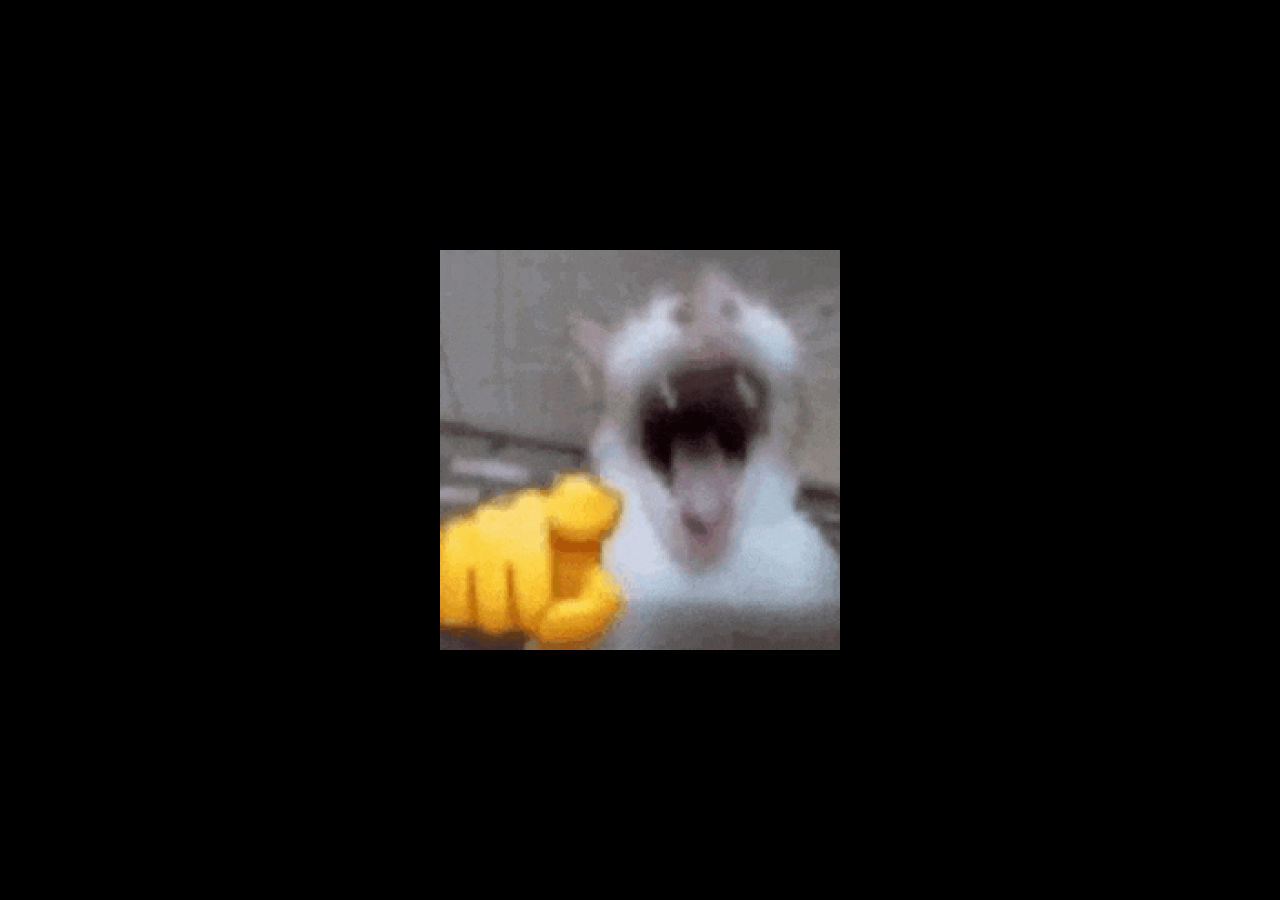
<file: After_Dark/index.html>
<!DOCTYPE html>
<html lang="en">
<head>
  <meta charset="UTF-8">
  <title>You thought 🤓</title>
  <style>
    body {
      margin: 0;
      background: #000;
      display: flex;
      align-items: center;
      justify-content: center;
      height: 100vh;
    }
    img {
      width: 400px; /* adjust this as needed */
    }
  </style>
</head>
<body>
  <img src="images/CatLaugh.gif" alt="Screaming Cat">
</body>
</html>
</file>
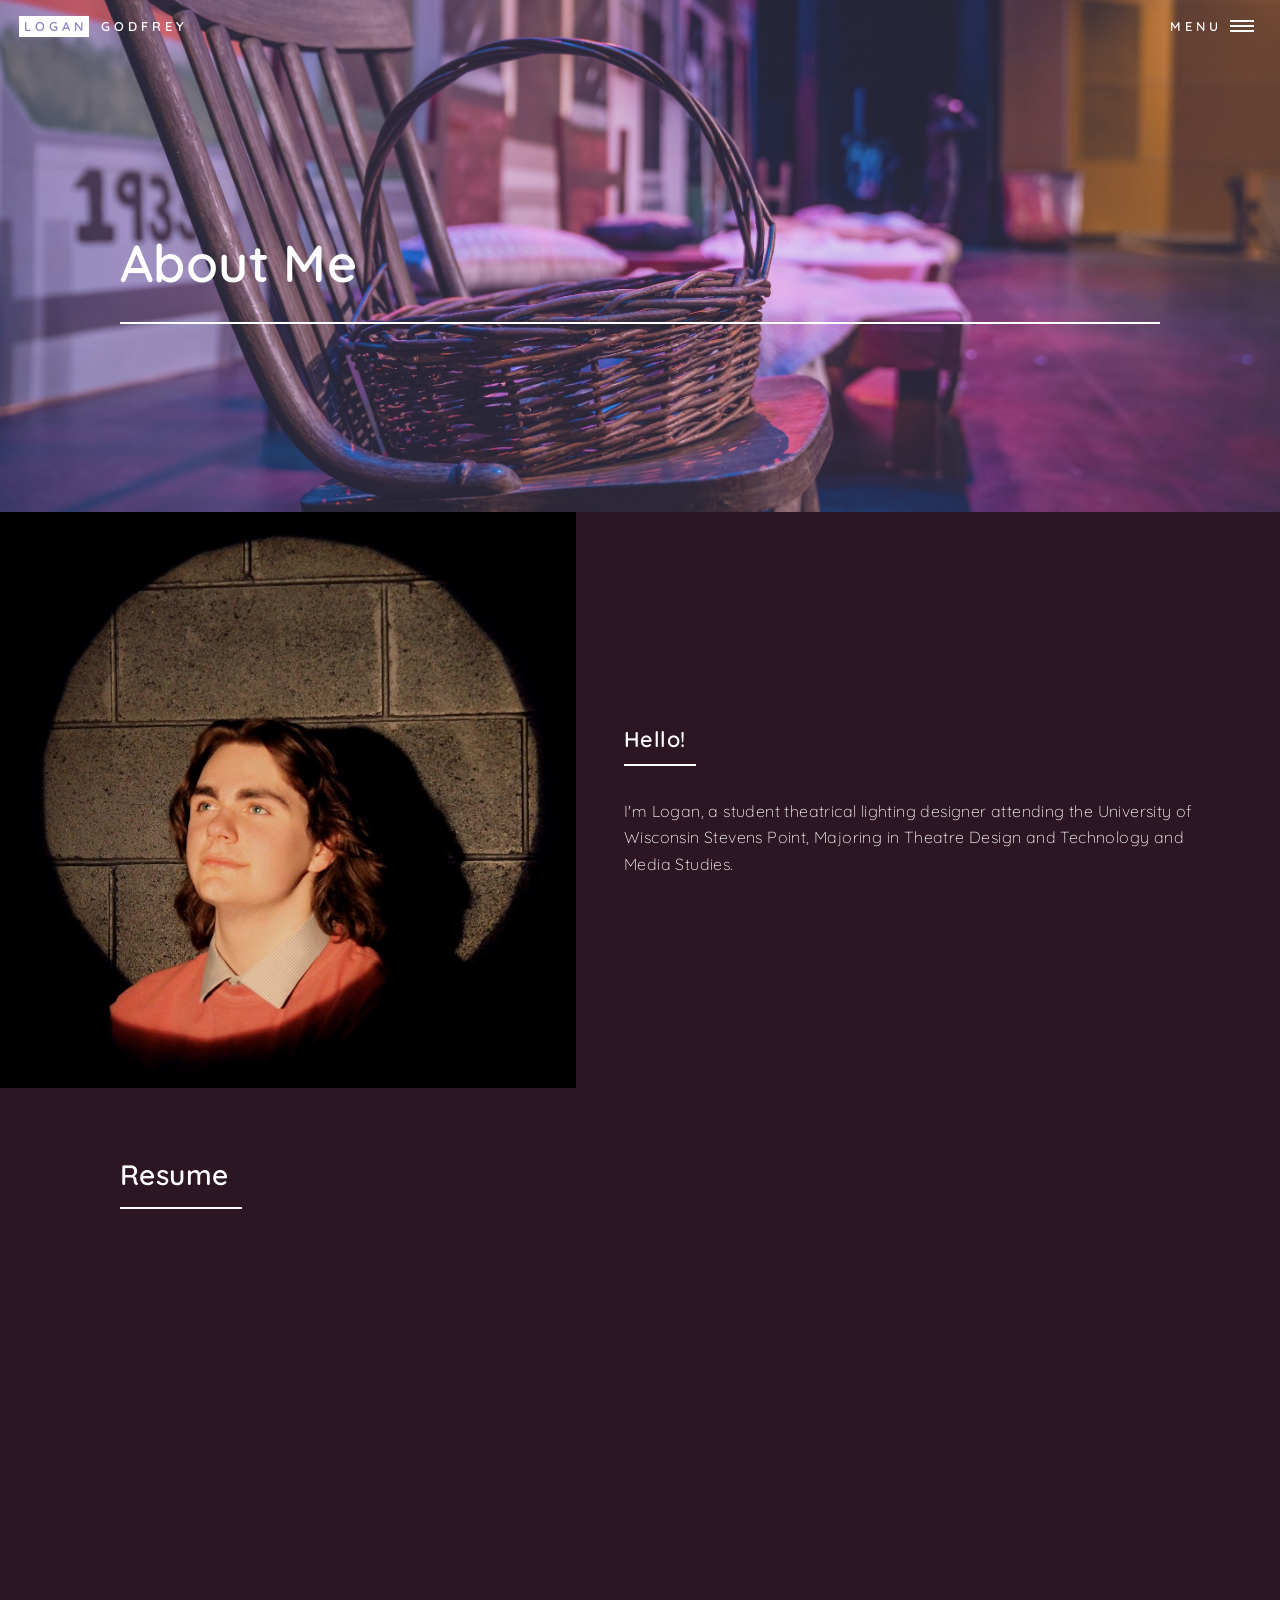
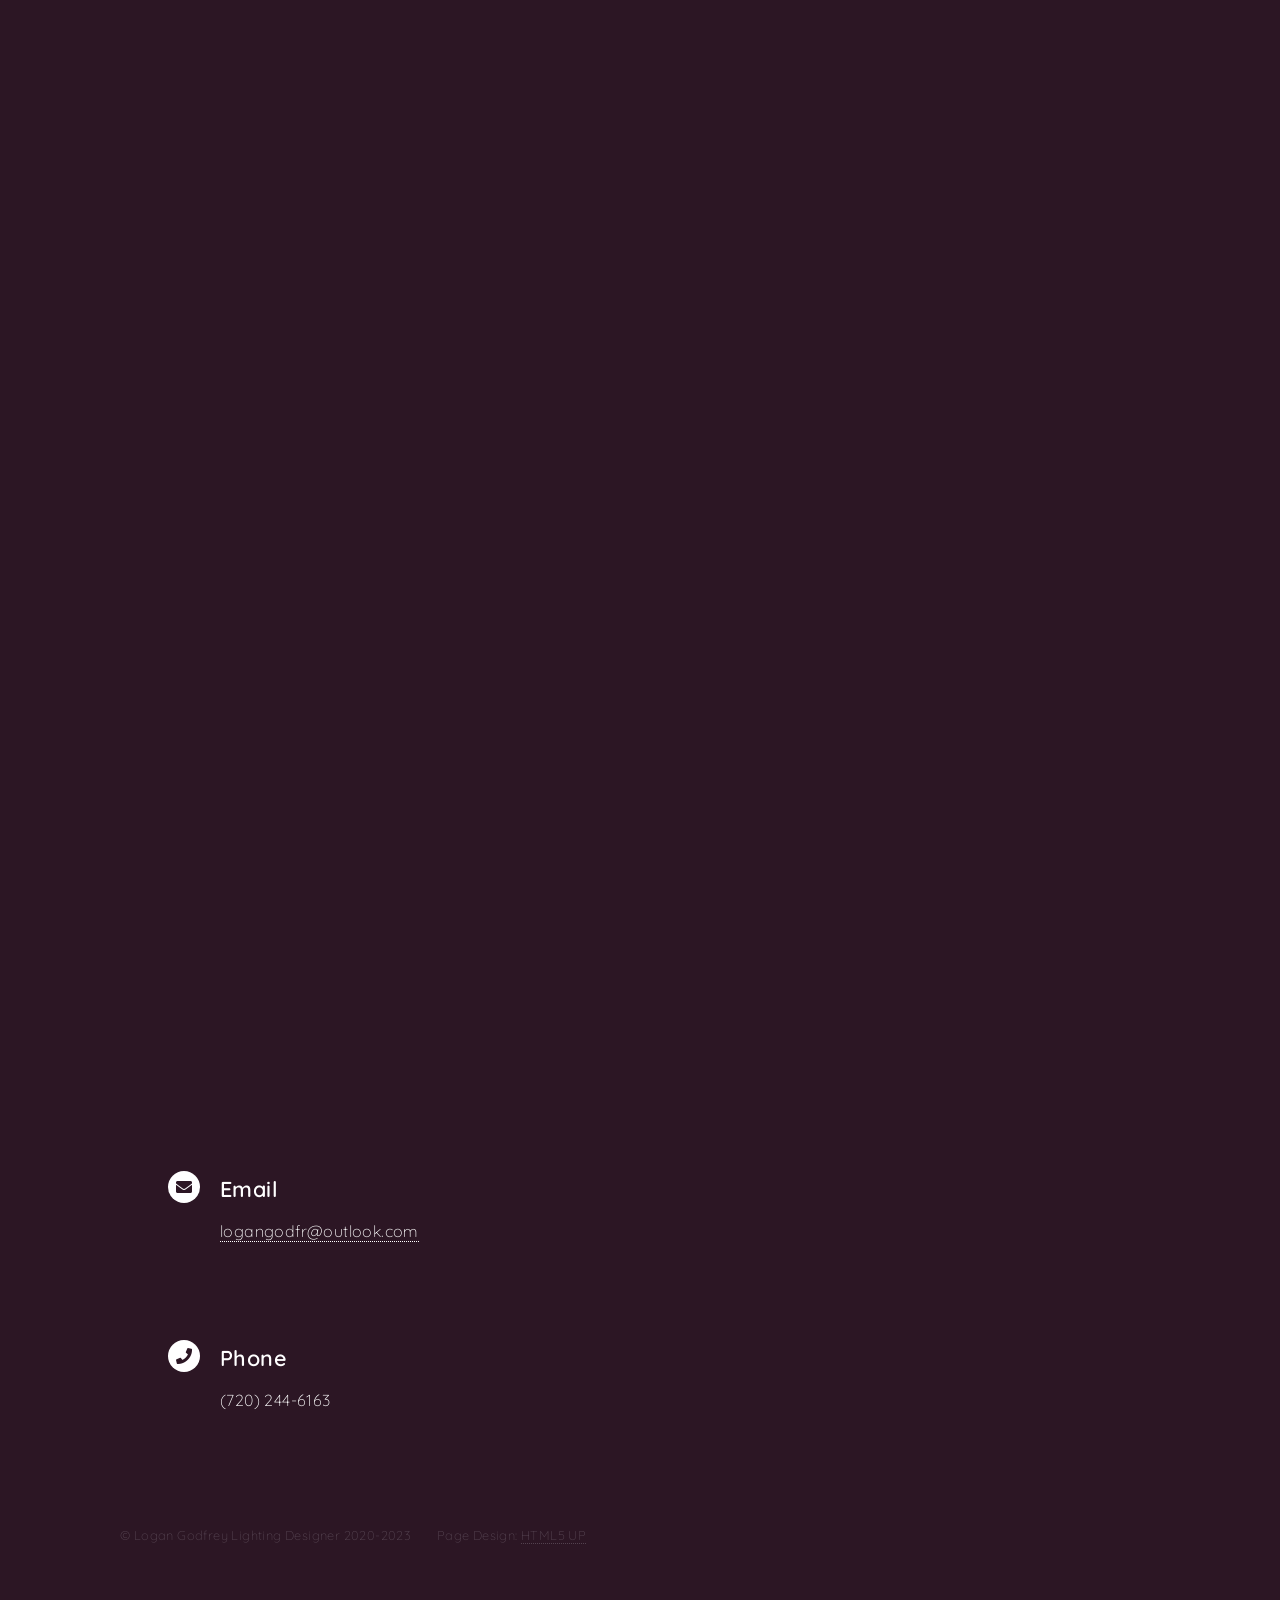
<file: aboutme.html>
<!DOCTYPE HTML>
<!--
	Forty by HTML5 UP
	html5up.net | @ajlkn
	Free for personal and commercial use under the CCA 3.0 license (html5up.net/license)
-->
<html>
	<head>
		<title>About Me</title>
		<meta charset="utf-8" />
		<meta name="viewport" content="width=device-width, initial-scale=1, user-scalable=no" />
		<link rel="stylesheet" href="assets/css/main.css" />
		<link rel="preconnect" href="https://fonts.googleapis.com">
		<link rel="preconnect" href="https://fonts.gstatic.com" crossorigin>
		<link href="https://fonts.googleapis.com/css2?family=Limelight&display=swap" rel="stylesheet">
		<link rel="preconnect" href="https://fonts.googleapis.com">
		<link rel="preconnect" href="https://fonts.gstatic.com" crossorigin>
		<link href="https://fonts.googleapis.com/css2?family=Quicksand:wght@300&display=swap" rel="stylesheet">
		<noscript><link rel="stylesheet" href="assets/css/noscript.css" /></noscript>
	</head>
	<body class="is-preload">

		<!-- Wrapper -->
			<div id="wrapper">

				<!-- Header -->
				<!-- Note: The "styleN" class below should match that of the banner element. -->
					<header id="header" class="alt style2">
						<a href="index.html" class="logo"><strong>Logan</strong> <span>Godfrey</span></a>
						<nav>
							<a href="#menu">Menu</a>
						</nav>
					</header>

				<!-- Menu -->
					<nav id="menu">
						<ul class="links">
							<li><a href="index.html">Home</a></li>
							<li><a href="Musicals.html">Musicals</a></li>
							<li><a href="straightshows.html">Straight Shows</a></li>
							<li><a href="dance.html">Dance</a></li>
							<li><a href="aboutme.html"> About Me</a></li>
						</ul>
					</nav>

				<!-- Banner -->
				<!-- Note: The "styleN" class below should match that of the header element. -->
					<section id="banner" class="style2">
						<div class="inner">
							<span class="image">
								<img src="images/aboutmetopofpageidkmanijustworkhere.jpg" alt="" />
							</span>
							<header class="major">
								<h1>About Me</h1>
							</header>
						</div>
					</section>

				<!-- Main -->
					<div id="main">
						<!-- Two -->
							<section id="two" class="spotlights">
								<section>
									<a class="image">
										<img src="images/Logan.jpg" alt="" data-position="center center" />
									</a>
									<div class="content">
										<div class="inner">
											<header class="major">
												<h3>Hello!</h3>
											</header>
											<p>I'm Logan, a student theatrical lighting designer attending the University of Wisconsin Stevens Point, Majoring in Theatre Design and Technology and Media Studies. </p>
										</div>
									</div>
								</section>
								
							
						
							</section>
						<!--Resume-->
							<section id="Resume">
								<div class="inner">
									<header class="major">
										<h2>Resume</h2>
									</header>
									<div id="viewer" style="width: 100%; height: 1450px;"></div>
									<script type="text/javascript" src="https://cloudpdf.io/viewer.min.js"></script>
									<script>
									  const config = { 
										documentId: '1e8941f1-e7dd-4fbb-931b-62ac4c768be6',
										darkMode: true, 
									  };
									  CloudPDF(config, document.getElementById('viewer')).then((instance) => {
										
									  });
									</script>
							</div>
						</section>

					</div>

				<!-- Contact -->
				<section id="contact">
					<div class="inner">
						<section class="split">
							<section>
								<div class="contact-method">
									<span class="icon solid alt fa-envelope"></span>
									<h3>Email</h3>
									<a href="mailto: logangodfr@outlook.com">logangodfr@outlook.com</a>
								</div>
							</section>
							<section>
								<div class="contact-method">
									<span class="icon solid alt fa-phone"></span>
									<h3>Phone</h3>
									<span>(720) 244-6163</span>
								</div>
							</section>
						</section>
					</div>
				</section>

			<!-- Footer -->
				<footer id="footer">
					<div class="inner">
						<ul class="copyright">
							<li>&copy; Logan Godfrey Lighting Designer 2020-2023</li><li>Page Design: <a href="https://html5up.net">HTML5 UP</a></li>
						</ul>
					</div>
				</footer>

		</div>

		<!-- Scripts -->
			<script src="assets/js/jquery.min.js"></script>
			<script src="assets/js/jquery.scrolly.min.js"></script>
			<script src="assets/js/jquery.scrollex.min.js"></script>
			<script src="assets/js/browser.min.js"></script>
			<script src="assets/js/breakpoints.min.js"></script>
			<script src="assets/js/util.js"></script>
			<script src="assets/js/main.js"></script>

	</body>
</html>
</file>
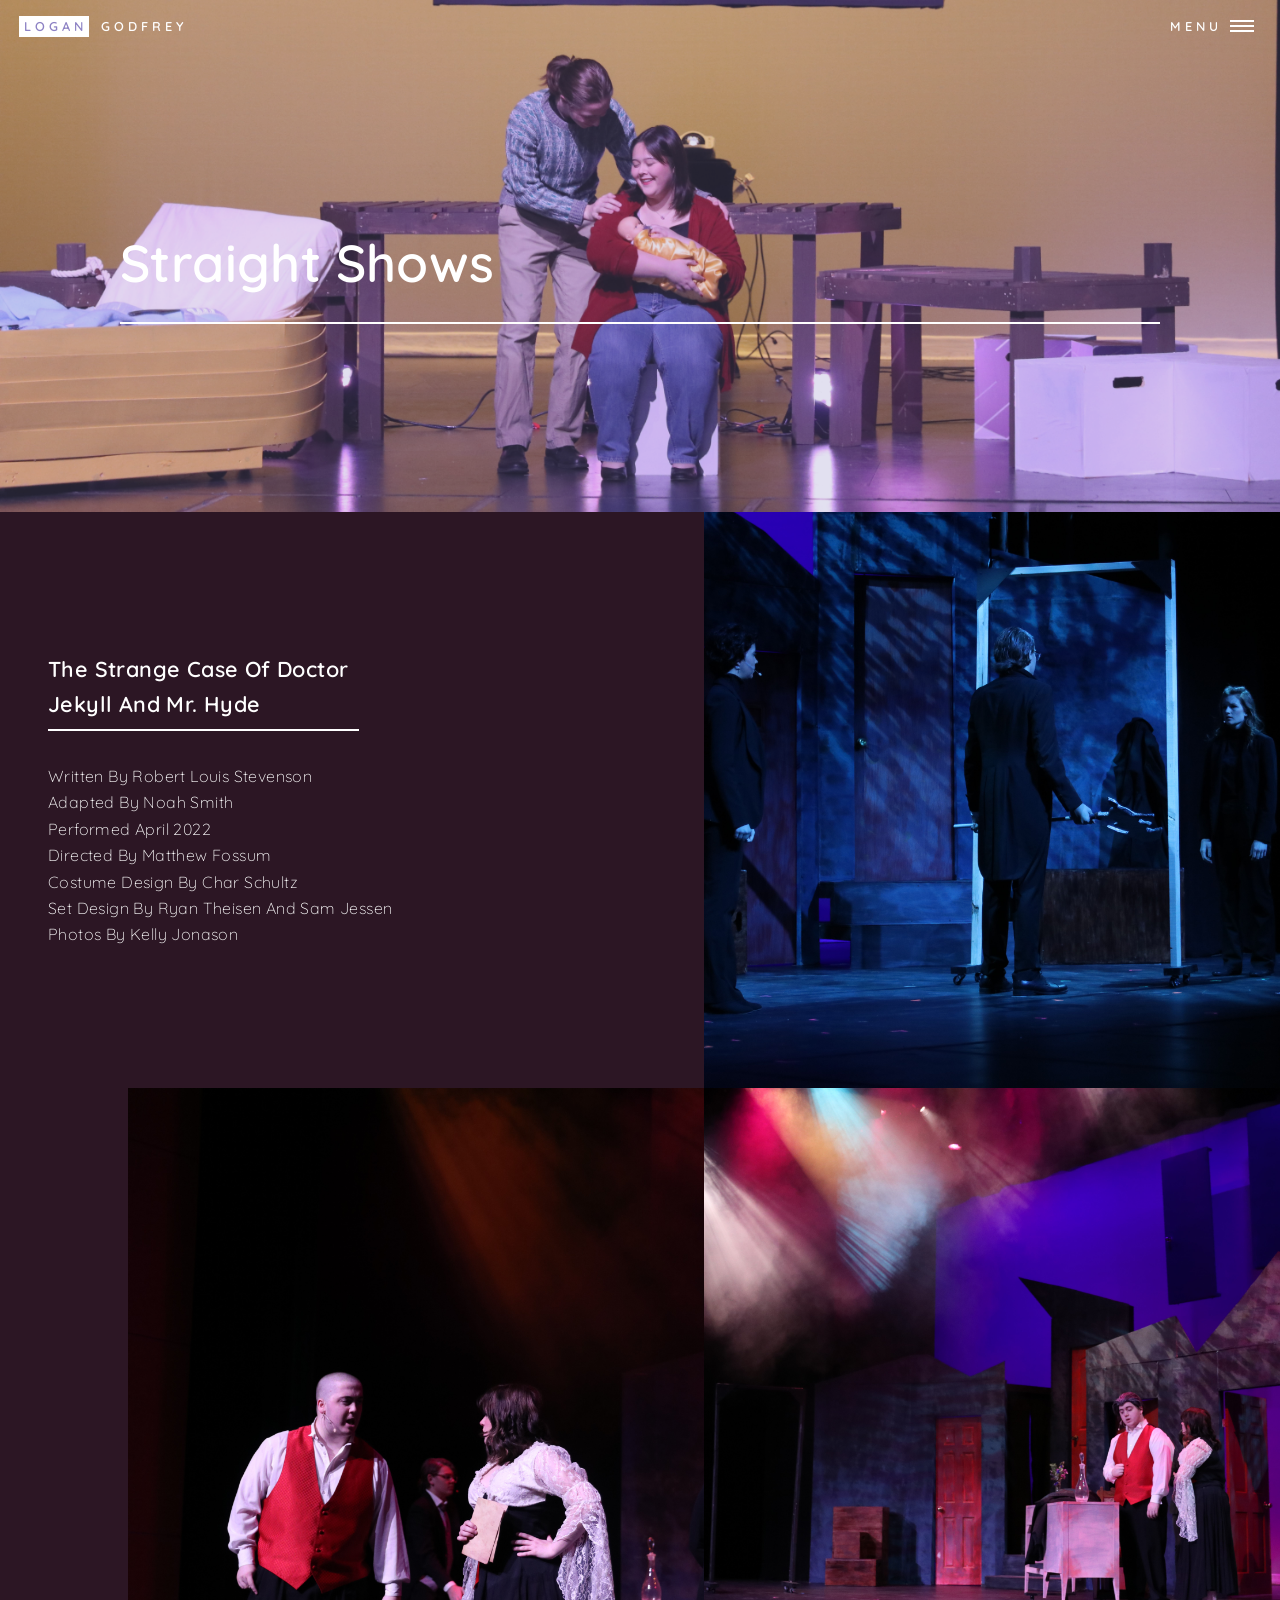
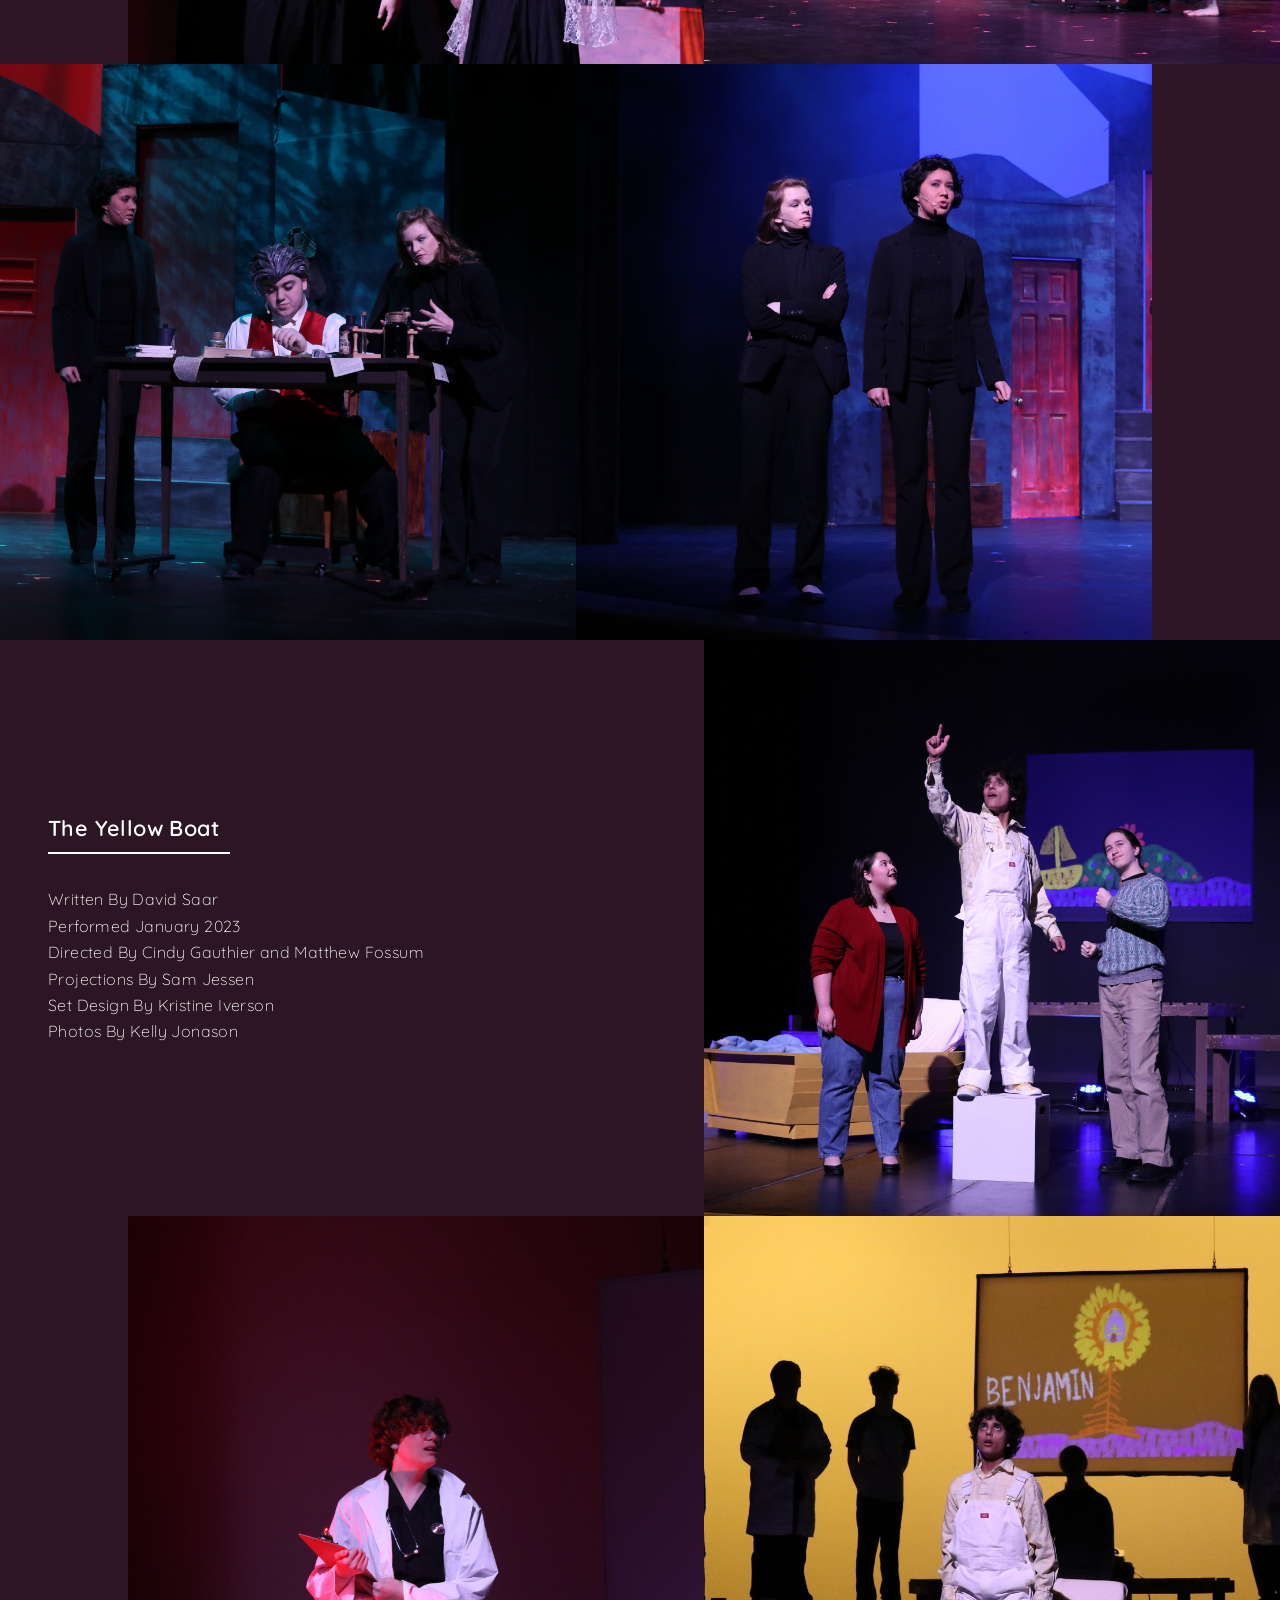
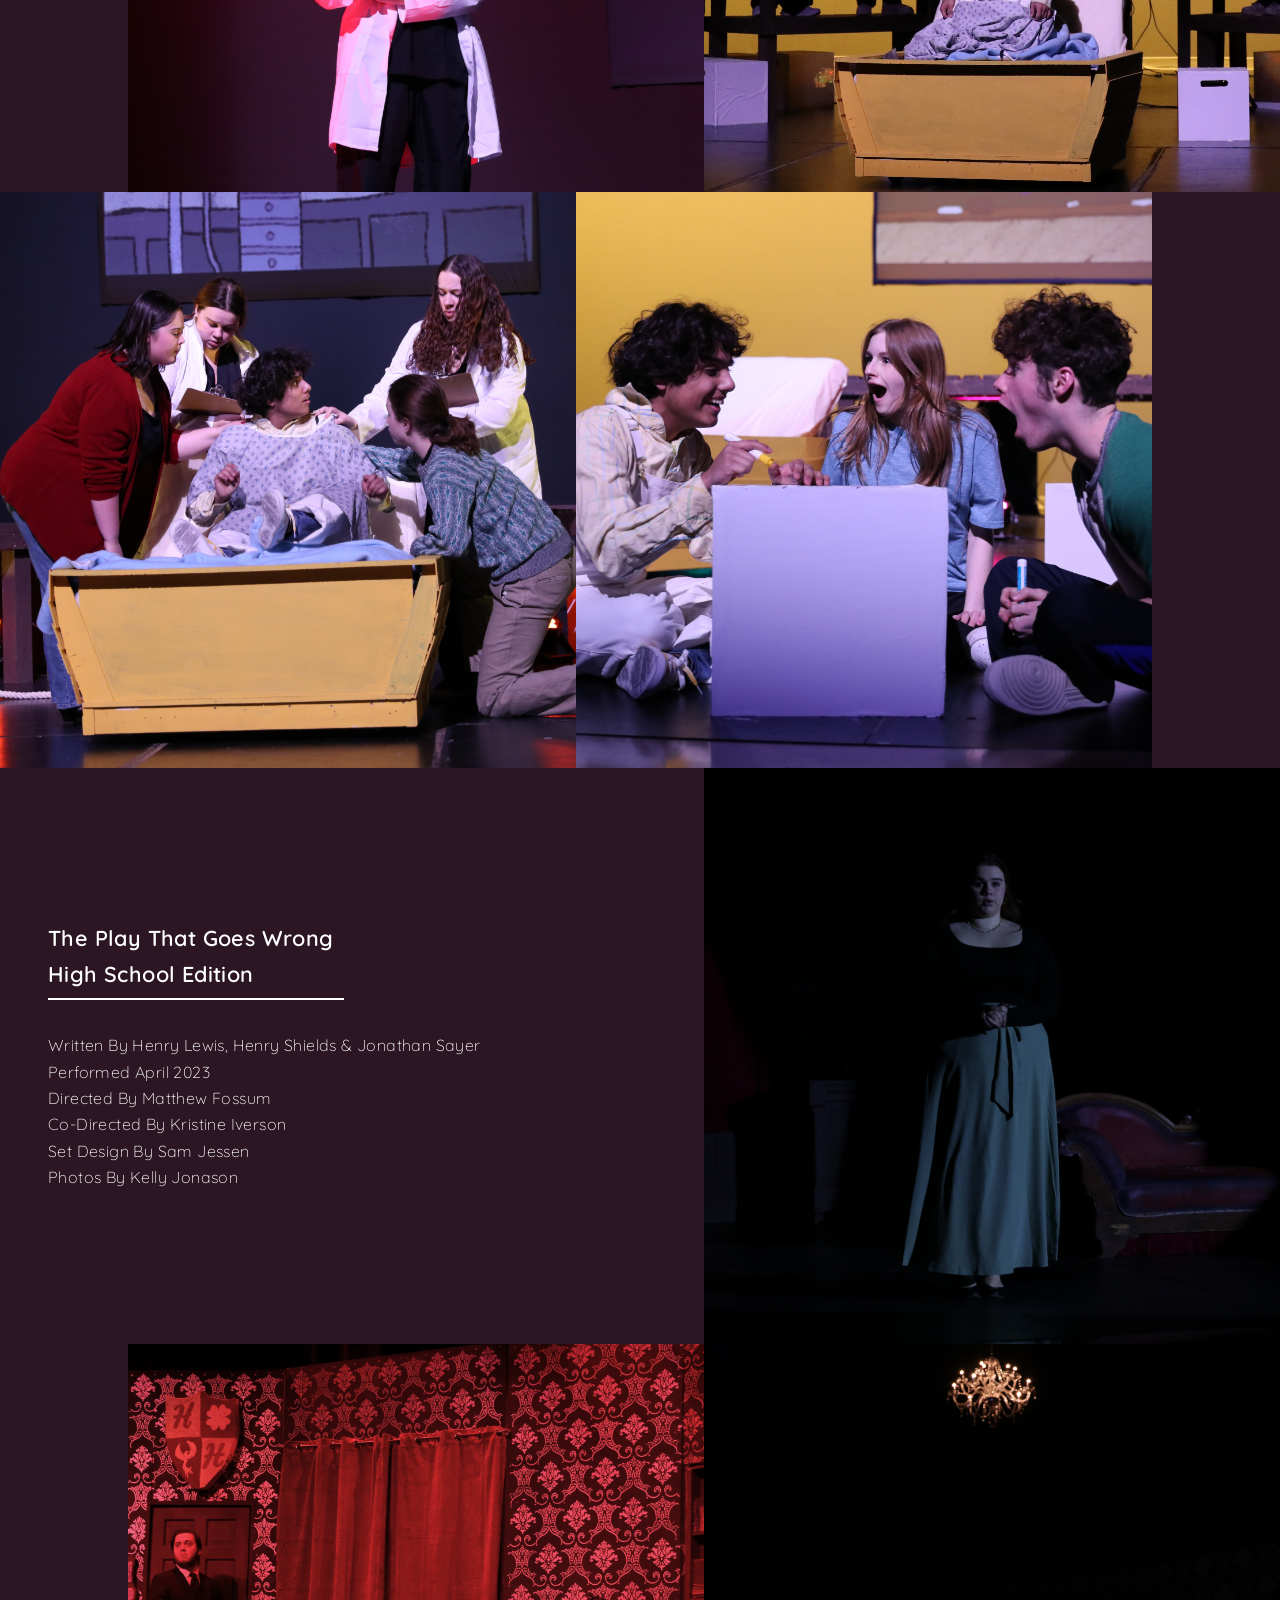
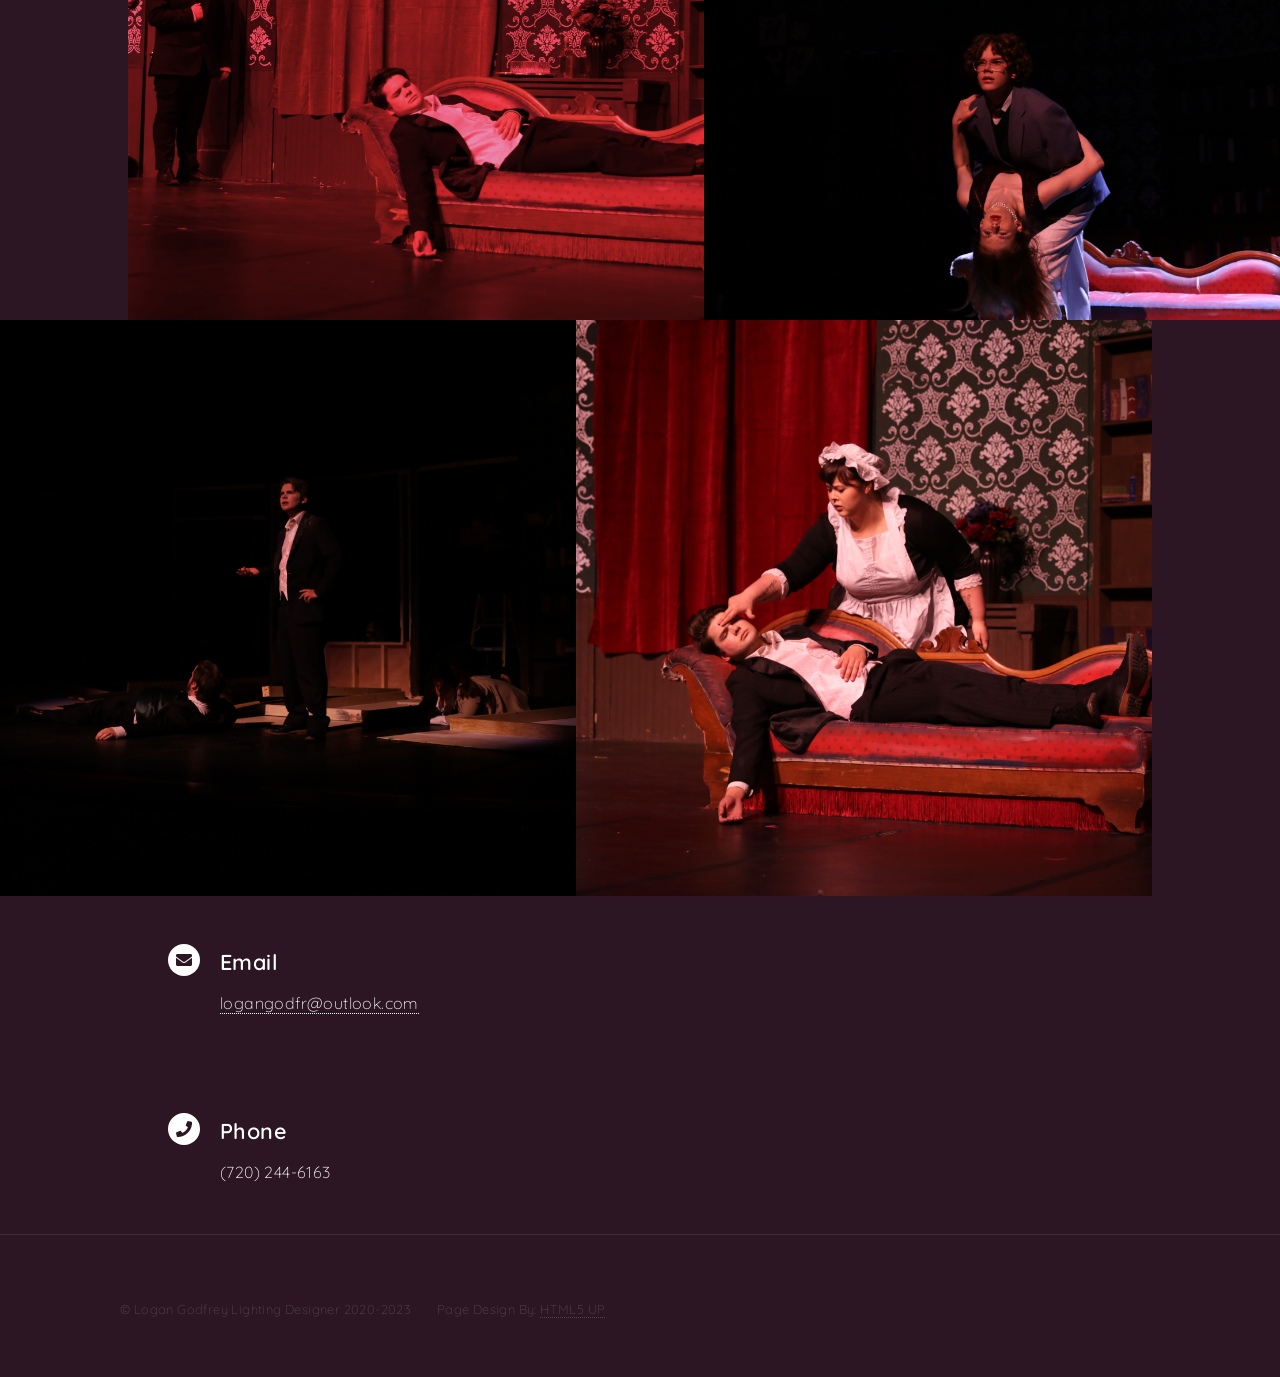
<file: straightshows.html>
<!DOCTYPE HTML>
<!--
	Forty by HTML5 UP
	html5up.net | @ajlkn
	Free for personal and commercial use under the CCA 3.0 license (html5up.net/license)
-->
<html>
	<head>
		<title>Straight Shows</title>
		<meta charset="utf-8" />
		<meta name="viewport" content="width=device-width, initial-scale=1, user-scalable=no" />
		<link rel="stylesheet" href="assets/css/main.css" />
		<link rel="preconnect" href="https://fonts.googleapis.com">
		<link rel="preconnect" href="https://fonts.gstatic.com" crossorigin>
		<link href="https://fonts.googleapis.com/css2?family=Limelight&display=swap" rel="stylesheet">
		<link rel="preconnect" href="https://fonts.googleapis.com">
		<link rel="preconnect" href="https://fonts.gstatic.com" crossorigin>
		<link href="https://fonts.googleapis.com/css2?family=Quicksand:wght@300&display=swap" rel="stylesheet">
		<noscript><link rel="stylesheet" href="assets/css/noscript.css" /></noscript>
	</head>
	<body class="is-preload">

		<!-- Wrapper -->
			<div id="wrapper">

				<!-- Header -->
				<!-- Note: The "styleN" class below should match that of the banner element. -->
					<header id="header" class="alt style2">
						<a href="index.html" class="logo"><strong>Logan</strong> <span>Godfrey</span></a>
						<nav>
							<a href="#menu">Menu</a>
						</nav>
					</header>

				<!-- Menu -->
					<nav id="menu">
						<ul class="links">
							<li><a href="index.html">Home</a></li>
							<li><a href="Musicals.html">Musicals</a></li>
							<li><a href="straightshows.html">Straight Shows</a></li>
							<li><a href="dance.html">Dance</a></li>
							<li><a href="aboutme.html"> About Me</a></li>
						</ul>
					</nav>

				<!-- Banner -->
				<!-- Note: The "styleN" class below should match that of the header element. -->
					<section id="banner" class="style2">
						<div class="inner">
							<span class="image">
								<img src="images/oneactbanner.JPG" alt="" />
							</span>
							<header class="major">
								<h1>Straight Shows</h1>
							</header>
						</div>
					</section>

				<!-- Main -->
				<!-- Main -->
				<div id="main">
					<!-- 1 -->
						<section id="two" class="spotlights">
							<section>
								<div class="content">
									<div class="inner">
										<header class="major">
											<h3>The Strange Case Of Doctor<br>
												Jekyll And Mr. Hyde</h3>
										</header>
										<p>Written By Robert Louis Stevenson<br>
											Adapted By Noah Smith<br>
											Performed April 2022<br>
											Directed By Matthew Fossum<br>
											Costume Design By Char Schultz<br>
											Set Design By Ryan Theisen And Sam Jessen<br>Photos By Kelly Jonason</p>
									</div>
								</div>
								<a class="image">
									<img src="images/jh1.jpg" alt="" data-position="center center" />
								</a>
							</section>
							<section>
								<a class="image">
									<img src="images/jh2.jpg" alt="" data-position="center center" />
								</a>
								<div class="image">
									<img src="images/jh3.jpg" alt="" data-position="center center" />
								</div>
							</section>
							<section>
								<a class="image">
									<img src="images/jh4.jpg" alt="" data-position="center center" />
								</a>
								<div class="image">
									<img src="images/jh5.jpg" alt="" data-position="center center" />
								</div>
							</section>
						</section>

					<div id="main">
						<!-- Annie -->
							<section id="two" class="spotlights">
								<section>
									<div class="content">
										<div class="inner">
											<header class="major">
												<h3>The Yellow Boat</h3>
											</header>
											<p>Written By David Saar<br>
												Performed January 2023<br>
												Directed By Cindy Gauthier and Matthew Fossum<br>
												Projections By Sam Jessen<br>
												Set Design By Kristine Iverson<br>Photos By Kelly Jonason</p>
										</div>
									</div>
									<a class="image">
										<img src="images/yb1.JPG" alt="" data-position="center center" />
									</a>
								</section>
								<section>
									<a class="image">
										<img src="images/yb2.JPG" alt="" data-position="center center" />
									</a>
									<div class="image">
										<img src="images/yb3.JPG" alt="" data-position="center center" />
									</div>
								</section>
								<section>
									<a class="image">
										<img src="images/yb4.JPG" alt="" data-position="center center" />
									</a>
									<div class="image">
										<img src="images/yb5.JPG" alt="" data-position="center center" />
									</div>
								</section>
							</section>
							<!-- Elf -->
						<section id="two" class="spotlights">
							<section>
								<div class="content">
									<div class="inner">
										<header class="major">
											<h3>The Play That Goes Wrong<br>High School Edition</h3>
										</header>
										<p>Written By Henry Lewis, Henry Shields & Jonathan Sayer<br>
											Performed April 2023<br>
											Directed By Matthew Fossum<br>
											Co-Directed By Kristine Iverson<br>
											Set Design By Sam Jessen<br>Photos By Kelly Jonason</p>
									</div>
								</div>
								<a class="image">
									<img src="images/ptgw1.JPG" alt="" data-position="center center" />
								</a>
							</section>
							<section>
								<a class="image">
									<img src="images/ptgw6.JPG" alt="" data-position="center center" />
								</a>
								<div class="image">
									<img src="images/ptgw3.JPG" alt="" data-position="center center" />
								</div>
							</section>
							<section>
								<a class="image">
									<img src="images/ptgw4.JPG" alt="" data-position="center center" />
								</a>
								<div class="image">
									<img src="images/ptgw2.JPG" alt="" data-position="center center" />
								</div>
							</section>
						</section>

				<!-- Contact -->
				<section id="contact">
					<div class="inner">
						<section class="split">
							<section>
								<div class="contact-method">
									<span class="icon solid alt fa-envelope"></span>
									<h3>Email</h3>
									<a href="mailto: logangodfr@outlook.com">logangodfr@outlook.com</a>
								</div>
							</section>
							<section>
								<div class="contact-method">
									<span class="icon solid alt fa-phone"></span>
									<h3>Phone</h3>
									<span>(720) 244-6163</span>
								</div>
							</section>
						</section>
					</div>
				</section>

				<!-- Footer -->
					<footer id="footer">
						<div class="inner">
							<ul class="copyright">
								<li>&copy; Logan Godfrey Lighting Designer 2020-2023</li><li>Page Design By: <a href="https://html5up.net">HTML5 UP</a></li>
							</ul>
						</div>
					</footer>

			</div>

		<!-- Scripts -->
			<script src="assets/js/jquery.min.js"></script>
			<script src="assets/js/jquery.scrolly.min.js"></script>
			<script src="assets/js/jquery.scrollex.min.js"></script>
			<script src="assets/js/browser.min.js"></script>
			<script src="assets/js/breakpoints.min.js"></script>
			<script src="assets/js/util.js"></script>
			<script src="assets/js/main.js"></script>

	</body>
</html>
</file>
<file: assets/css/noscript.css>
/*
	Forty by HTML5 UP
	html5up.net | @ajlkn
	Free for personal and commercial use under the CCA 3.0 license (html5up.net/license)
*/

/* Banner */

	body.is-preload #banner:after {
		opacity: 0.85;
	}

	body.is-preload #banner > .inner {
		-moz-filter: none;
		-webkit-filter: none;
		-ms-filter: none;
		filter: none;
		-moz-transform: none;
		-webkit-transform: none;
		-ms-transform: none;
		transform: none;
		opacity: 1;
	}
</file>
<file: assets/css/main.css>
@import url(fontawesome-all.min.css);
@import url("https://fonts.googleapis.com/css?family=Source+Sans+Pro:300,300italic,600,600italic");

/*
	Forty by HTML5 UP
	html5up.net | @ajlkn
	Free for personal and commercial use under the CCA 3.0 license (html5up.net/license)
*/

html, body, div, span, applet, object,
iframe, h1, h2, h3, h4, h5, h6, p, blockquote,
pre, a, abbr, acronym, address, big, cite,
code, del, dfn, em, img, ins, kbd, q, s, samp,
small, strike, strong, sub, sup, tt, var, b,
u, i, center, dl, dt, dd, ol, ul, li, fieldset,
form, label, legend, table, caption, tbody,
tfoot, thead, tr, th, td, article, aside,
canvas, details, embed, figure, figcaption,
footer, header, hgroup, menu, nav, output, ruby,
section, summary, time, mark, audio, video {
	margin: 0;
	padding: 0;
	border: 0;
	font-size: 100%;
	font: inherit;
	vertical-align: baseline;}

article, aside, details, figcaption, figure,
footer, header, hgroup, menu, nav, section {
	display: block;}

body {
	line-height: 1;
}

ol, ul {
	list-style: none;
}

blockquote, q {
	quotes: none;
}

	blockquote:before, blockquote:after, q:before, q:after {
		content: '';
		content: none;
	}

table {
	border-collapse: collapse;
	border-spacing: 0;
}

body {
	-webkit-text-size-adjust: none;
}

mark {
	background-color: transparent;
	color: inherit;
}

input::-moz-focus-inner {
	border: 0;
	padding: 0;
}

input, select, textarea {
	-moz-appearance: none;
	-webkit-appearance: none;
	-ms-appearance: none;
	appearance: none;
}

/* Basic */

	@-ms-viewport {
		width: device-width;
	}

	body {
		-ms-overflow-style: scrollbar;
	}

	@media screen and (max-width: 480px) {

		html, body {
			min-width: 320px;
		}

	}

	html {
		box-sizing: border-box;
	}

	*, *:before, *:after {
		box-sizing: inherit;
	}

	body {
		background: #2c1624;
	}

		body.is-preload *, body.is-preload *:before, body.is-preload *:after {
			-moz-animation: none !important;
			-webkit-animation: none !important;
			-ms-animation: none !important;
			animation: none !important;
			-moz-transition: none !important;
			-webkit-transition: none !important;
			-ms-transition: none !important;
			transition: none !important;
		}

/* Type */

	body, input, select, textarea {
		color: #ffffff;
		font-family: "Quicksand", Helvetica, sans-serif;
		font-size: 17pt;
		font-weight: 300;
		letter-spacing: 0.025em;
		line-height: 1.65;
	}

		@media screen and (max-width: 1680px) {

			body, input, select, textarea {
				font-size: 14pt;
			}

		}

		@media screen and (max-width: 1280px) {

			body, input, select, textarea {
				font-size: 12pt;
			}

		}

		@media screen and (max-width: 360px) {

			body, input, select, textarea {
				font-size: 11pt;
			}

		}

	a {
		-moz-transition: color 0.2s ease-in-out, border-bottom-color 0.2s ease-in-out;
		-webkit-transition: color 0.2s ease-in-out, border-bottom-color 0.2s ease-in-out;
		-ms-transition: color 0.2s ease-in-out, border-bottom-color 0.2s ease-in-out;
		transition: color 0.2s ease-in-out, border-bottom-color 0.2s ease-in-out;
		border-bottom: dotted 1px;
		color: inherit;
		text-decoration: none;
	}

		a:hover {
			border-bottom-color: transparent;
			color: #9bf1ff !important;
		}

		a:active {
			color: #53e3fb !important;
		}

	strong, b {
		color: #ffffff;
		font-weight: 600;
	}

	em, i {
		font-style: italic;
	}

	p {
		margin: 0 0 2em 0;
	}

	h1, h2, h3, h4, h5, h6 {
		color: #ffffff;
		font-weight: 600;
		line-height: 1.65;
		margin: 0 0 1em 0;
	}

		h1 a, h2 a, h3 a, h4 a, h5 a, h6 a {
			color: inherit;
			border-bottom: 0;
		}

	h1 {
		font-size: 2.5em;
	}

	h2 {
		font-size: 1.75em;
	}

	h3 {
		font-size: 1.35em;
	}

	h4 {
		font-size: 1.1em;
	}

	h5 {
		font-size: 0.9em;
	}

	h6 {
		font-size: 0.7em;
	}

	@media screen and (max-width: 736px) {

		h1 {
			font-size: 2em;
		}

		h2 {
			font-size: 1.5em;
		}

		h3 {
			font-size: 1.25em;
		}

	}

	sub {
		font-size: 0.8em;
		position: relative;
		top: 0.5em;
	}

	sup {
		font-size: 0.8em;
		position: relative;
		top: -0.5em;
	}

	blockquote {
		border-left: solid 4px rgba(212, 212, 255, 0.1);
		font-style: italic;
		margin: 0 0 2em 0;
		padding: 0.5em 0 0.5em 2em;
	}

	code {
		background: rgba(212, 212, 255, 0.035);
		font-family: "Courier New", monospace;
		font-size: 0.9em;
		margin: 0 0.25em;
		padding: 0.25em 0.65em;
	}

	pre {
		-webkit-overflow-scrolling: touch;
		font-family: "Courier New", monospace;
		font-size: 0.9em;
		margin: 0 0 2em 0;
	}

		pre code {
			display: block;
			line-height: 1.75;
			padding: 1em 1.5em;
			overflow-x: auto;
		}

	hr {
		border: 0;
		border-bottom: solid 1px rgba(212, 212, 255, 0.1);
		margin: 2em 0;
	}

		hr.major {
			margin: 3em 0;
		}

	.align-left {
		text-align: left;
	}

	.align-center {
		text-align: center;
	}

	.align-right {
		text-align: right;
	}

/* Row */

	.row {
		display: flex;
		flex-wrap: wrap;
		box-sizing: border-box;
		align-items: stretch;
	}

		.row > * {
			box-sizing: border-box;
		}

		.row.gtr-uniform > * > :last-child {
			margin-bottom: 0;
		}

		.row.aln-left {
			justify-content: flex-start;
		}

		.row.aln-center {
			justify-content: center;
		}

		.row.aln-right {
			justify-content: flex-end;
		}

		.row.aln-top {
			align-items: flex-start;
		}

		.row.aln-middle {
			align-items: center;
		}

		.row.aln-bottom {
			align-items: flex-end;
		}

		.row > .imp {
			order: -1;
		}

		.row > .col-1 {
			width: 8.33333%;
		}

		.row > .off-1 {
			margin-left: 8.33333%;
		}

		.row > .col-2 {
			width: 16.66667%;
		}

		.row > .off-2 {
			margin-left: 16.66667%;
		}

		.row > .col-3 {
			width: 25%;
		}

		.row > .off-3 {
			margin-left: 25%;
		}

		.row > .col-4 {
			width: 33.33333%;
		}

		.row > .off-4 {
			margin-left: 33.33333%;
		}

		.row > .col-5 {
			width: 41.66667%;
		}

		.row > .off-5 {
			margin-left: 41.66667%;
		}

		.row > .col-6 {
			width: 50%;
		}

		.row > .off-6 {
			margin-left: 50%;
		}

		.row > .col-7 {
			width: 58.33333%;
		}

		.row > .off-7 {
			margin-left: 58.33333%;
		}

		.row > .col-8 {
			width: 66.66667%;
		}

		.row > .off-8 {
			margin-left: 66.66667%;
		}

		.row > .col-9 {
			width: 75%;
		}

		.row > .off-9 {
			margin-left: 75%;
		}

		.row > .col-10 {
			width: 83.33333%;
		}

		.row > .off-10 {
			margin-left: 83.33333%;
		}

		.row > .col-11 {
			width: 91.66667%;
		}

		.row > .off-11 {
			margin-left: 91.66667%;
		}

		.row > .col-12 {
			width: 100%;
		}

		.row > .off-12 {
			margin-left: 100%;
		}

		.row.gtr-0 {
			margin-top: 0;
			margin-left: 0em;
		}

			.row.gtr-0 > * {
				padding: 0 0 0 0em;
			}

			.row.gtr-0.gtr-uniform {
				margin-top: 0em;
			}

				.row.gtr-0.gtr-uniform > * {
					padding-top: 0em;
				}

		.row.gtr-25 {
			margin-top: 0;
			margin-left: -0.5em;
		}

			.row.gtr-25 > * {
				padding: 0 0 0 0.5em;
			}

			.row.gtr-25.gtr-uniform {
				margin-top: -0.5em;
			}

				.row.gtr-25.gtr-uniform > * {
					padding-top: 0.5em;
				}

		.row.gtr-50 {
			margin-top: 0;
			margin-left: -1em;
		}

			.row.gtr-50 > * {
				padding: 0 0 0 1em;
			}

			.row.gtr-50.gtr-uniform {
				margin-top: -1em;
			}

				.row.gtr-50.gtr-uniform > * {
					padding-top: 1em;
				}

		.row {
			margin-top: 0;
			margin-left: -2em;
		}

			.row > * {
				padding: 0 0 0 2em;
			}

			.row.gtr-uniform {
				margin-top: -2em;
			}

				.row.gtr-uniform > * {
					padding-top: 2em;
				}

		.row.gtr-150 {
			margin-top: 0;
			margin-left: -3em;
		}

			.row.gtr-150 > * {
				padding: 0 0 0 3em;
			}

			.row.gtr-150.gtr-uniform {
				margin-top: -3em;
			}

				.row.gtr-150.gtr-uniform > * {
					padding-top: 3em;
				}

		.row.gtr-200 {
			margin-top: 0;
			margin-left: -4em;
		}

			.row.gtr-200 > * {
				padding: 0 0 0 4em;
			}

			.row.gtr-200.gtr-uniform {
				margin-top: -4em;
			}

				.row.gtr-200.gtr-uniform > * {
					padding-top: 4em;
				}

		@media screen and (max-width: 1680px) {

			.row {
				display: flex;
				flex-wrap: wrap;
				box-sizing: border-box;
				align-items: stretch;
			}

				.row > * {
					box-sizing: border-box;
				}

				.row.gtr-uniform > * > :last-child {
					margin-bottom: 0;
				}

				.row.aln-left {
					justify-content: flex-start;
				}

				.row.aln-center {
					justify-content: center;
				}

				.row.aln-right {
					justify-content: flex-end;
				}

				.row.aln-top {
					align-items: flex-start;
				}

				.row.aln-middle {
					align-items: center;
				}

				.row.aln-bottom {
					align-items: flex-end;
				}

				.row > .imp-xlarge {
					order: -1;
				}

				.row > .col-1-xlarge {
					width: 8.33333%;
				}

				.row > .off-1-xlarge {
					margin-left: 8.33333%;
				}

				.row > .col-2-xlarge {
					width: 16.66667%;
				}

				.row > .off-2-xlarge {
					margin-left: 16.66667%;
				}

				.row > .col-3-xlarge {
					width: 25%;
				}

				.row > .off-3-xlarge {
					margin-left: 25%;
				}

				.row > .col-4-xlarge {
					width: 33.33333%;
				}

				.row > .off-4-xlarge {
					margin-left: 33.33333%;
				}

				.row > .col-5-xlarge {
					width: 41.66667%;
				}

				.row > .off-5-xlarge {
					margin-left: 41.66667%;
				}

				.row > .col-6-xlarge {
					width: 50%;
				}

				.row > .off-6-xlarge {
					margin-left: 50%;
				}

				.row > .col-7-xlarge {
					width: 58.33333%;
				}

				.row > .off-7-xlarge {
					margin-left: 58.33333%;
				}

				.row > .col-8-xlarge {
					width: 66.66667%;
				}

				.row > .off-8-xlarge {
					margin-left: 66.66667%;
				}

				.row > .col-9-xlarge {
					width: 75%;
				}

				.row > .off-9-xlarge {
					margin-left: 75%;
				}

				.row > .col-10-xlarge {
					width: 83.33333%;
				}

				.row > .off-10-xlarge {
					margin-left: 83.33333%;
				}

				.row > .col-11-xlarge {
					width: 91.66667%;
				}

				.row > .off-11-xlarge {
					margin-left: 91.66667%;
				}

				.row > .col-12-xlarge {
					width: 100%;
				}

				.row > .off-12-xlarge {
					margin-left: 100%;
				}

				.row.gtr-0 {
					margin-top: 0;
					margin-left: 0em;
				}

					.row.gtr-0 > * {
						padding: 0 0 0 0em;
					}

					.row.gtr-0.gtr-uniform {
						margin-top: 0em;
					}

						.row.gtr-0.gtr-uniform > * {
							padding-top: 0em;
						}

				.row.gtr-25 {
					margin-top: 0;
					margin-left: -0.5em;
				}

					.row.gtr-25 > * {
						padding: 0 0 0 0.5em;
					}

					.row.gtr-25.gtr-uniform {
						margin-top: -0.5em;
					}

						.row.gtr-25.gtr-uniform > * {
							padding-top: 0.5em;
						}

				.row.gtr-50 {
					margin-top: 0;
					margin-left: -1em;
				}

					.row.gtr-50 > * {
						padding: 0 0 0 1em;
					}

					.row.gtr-50.gtr-uniform {
						margin-top: -1em;
					}

						.row.gtr-50.gtr-uniform > * {
							padding-top: 1em;
						}

				.row {
					margin-top: 0;
					margin-left: -2em;
				}

					.row > * {
						padding: 0 0 0 2em;
					}

					.row.gtr-uniform {
						margin-top: -2em;
					}

						.row.gtr-uniform > * {
							padding-top: 2em;
						}

				.row.gtr-150 {
					margin-top: 0;
					margin-left: -3em;
				}

					.row.gtr-150 > * {
						padding: 0 0 0 3em;
					}

					.row.gtr-150.gtr-uniform {
						margin-top: -3em;
					}

						.row.gtr-150.gtr-uniform > * {
							padding-top: 3em;
						}

				.row.gtr-200 {
					margin-top: 0;
					margin-left: -4em;
				}

					.row.gtr-200 > * {
						padding: 0 0 0 4em;
					}

					.row.gtr-200.gtr-uniform {
						margin-top: -4em;
					}

						.row.gtr-200.gtr-uniform > * {
							padding-top: 4em;
						}

		}

		@media screen and (max-width: 1280px) {

			.row {
				display: flex;
				flex-wrap: wrap;
				box-sizing: border-box;
				align-items: stretch;
			}

				.row > * {
					box-sizing: border-box;
				}

				.row.gtr-uniform > * > :last-child {
					margin-bottom: 0;
				}

				.row.aln-left {
					justify-content: flex-start;
				}

				.row.aln-center {
					justify-content: center;
				}

				.row.aln-right {
					justify-content: flex-end;
				}

				.row.aln-top {
					align-items: flex-start;
				}

				.row.aln-middle {
					align-items: center;
				}

				.row.aln-bottom {
					align-items: flex-end;
				}

				.row > .imp-large {
					order: -1;
				}

				.row > .col-1-large {
					width: 8.33333%;
				}

				.row > .off-1-large {
					margin-left: 8.33333%;
				}

				.row > .col-2-large {
					width: 16.66667%;
				}

				.row > .off-2-large {
					margin-left: 16.66667%;
				}

				.row > .col-3-large {
					width: 25%;
				}

				.row > .off-3-large {
					margin-left: 25%;
				}

				.row > .col-4-large {
					width: 33.33333%;
				}

				.row > .off-4-large {
					margin-left: 33.33333%;
				}

				.row > .col-5-large {
					width: 41.66667%;
				}

				.row > .off-5-large {
					margin-left: 41.66667%;
				}

				.row > .col-6-large {
					width: 50%;
				}

				.row > .off-6-large {
					margin-left: 50%;
				}

				.row > .col-7-large {
					width: 58.33333%;
				}

				.row > .off-7-large {
					margin-left: 58.33333%;
				}

				.row > .col-8-large {
					width: 66.66667%;
				}

				.row > .off-8-large {
					margin-left: 66.66667%;
				}

				.row > .col-9-large {
					width: 75%;
				}

				.row > .off-9-large {
					margin-left: 75%;
				}

				.row > .col-10-large {
					width: 83.33333%;
				}

				.row > .off-10-large {
					margin-left: 83.33333%;
				}

				.row > .col-11-large {
					width: 91.66667%;
				}

				.row > .off-11-large {
					margin-left: 91.66667%;
				}

				.row > .col-12-large {
					width: 100%;
				}

				.row > .off-12-large {
					margin-left: 100%;
				}

				.row.gtr-0 {
					margin-top: 0;
					margin-left: 0em;
				}

					.row.gtr-0 > * {
						padding: 0 0 0 0em;
					}

					.row.gtr-0.gtr-uniform {
						margin-top: 0em;
					}

						.row.gtr-0.gtr-uniform > * {
							padding-top: 0em;
						}

				.row.gtr-25 {
					margin-top: 0;
					margin-left: -0.375em;
				}

					.row.gtr-25 > * {
						padding: 0 0 0 0.375em;
					}

					.row.gtr-25.gtr-uniform {
						margin-top: -0.375em;
					}

						.row.gtr-25.gtr-uniform > * {
							padding-top: 0.375em;
						}

				.row.gtr-50 {
					margin-top: 0;
					margin-left: -0.75em;
				}

					.row.gtr-50 > * {
						padding: 0 0 0 0.75em;
					}

					.row.gtr-50.gtr-uniform {
						margin-top: -0.75em;
					}

						.row.gtr-50.gtr-uniform > * {
							padding-top: 0.75em;
						}

				.row {
					margin-top: 0;
					margin-left: -1.5em;
				}

					.row > * {
						padding: 0 0 0 1.5em;
					}

					.row.gtr-uniform {
						margin-top: -1.5em;
					}

						.row.gtr-uniform > * {
							padding-top: 1.5em;
						}

				.row.gtr-150 {
					margin-top: 0;
					margin-left: -2.25em;
				}

					.row.gtr-150 > * {
						padding: 0 0 0 2.25em;
					}

					.row.gtr-150.gtr-uniform {
						margin-top: -2.25em;
					}

						.row.gtr-150.gtr-uniform > * {
							padding-top: 2.25em;
						}

				.row.gtr-200 {
					margin-top: 0;
					margin-left: -3em;
				}

					.row.gtr-200 > * {
						padding: 0 0 0 3em;
					}

					.row.gtr-200.gtr-uniform {
						margin-top: -3em;
					}

						.row.gtr-200.gtr-uniform > * {
							padding-top: 3em;
						}

		}

		@media screen and (max-width: 980px) {

			.row {
				display: flex;
				flex-wrap: wrap;
				box-sizing: border-box;
				align-items: stretch;
			}

				.row > * {
					box-sizing: border-box;
				}

				.row.gtr-uniform > * > :last-child {
					margin-bottom: 0;
				}

				.row.aln-left {
					justify-content: flex-start;
				}

				.row.aln-center {
					justify-content: center;
				}

				.row.aln-right {
					justify-content: flex-end;
				}

				.row.aln-top {
					align-items: flex-start;
				}

				.row.aln-middle {
					align-items: center;
				}

				.row.aln-bottom {
					align-items: flex-end;
				}

				.row > .imp-medium {
					order: -1;
				}

				.row > .col-1-medium {
					width: 8.33333%;
				}

				.row > .off-1-medium {
					margin-left: 8.33333%;
				}

				.row > .col-2-medium {
					width: 16.66667%;
				}

				.row > .off-2-medium {
					margin-left: 16.66667%;
				}

				.row > .col-3-medium {
					width: 25%;
				}

				.row > .off-3-medium {
					margin-left: 25%;
				}

				.row > .col-4-medium {
					width: 33.33333%;
				}

				.row > .off-4-medium {
					margin-left: 33.33333%;
				}

				.row > .col-5-medium {
					width: 41.66667%;
				}

				.row > .off-5-medium {
					margin-left: 41.66667%;
				}

				.row > .col-6-medium {
					width: 50%;
				}

				.row > .off-6-medium {
					margin-left: 50%;
				}

				.row > .col-7-medium {
					width: 58.33333%;
				}

				.row > .off-7-medium {
					margin-left: 58.33333%;
				}

				.row > .col-8-medium {
					width: 66.66667%;
				}

				.row > .off-8-medium {
					margin-left: 66.66667%;
				}

				.row > .col-9-medium {
					width: 75%;
				}

				.row > .off-9-medium {
					margin-left: 75%;
				}

				.row > .col-10-medium {
					width: 83.33333%;
				}

				.row > .off-10-medium {
					margin-left: 83.33333%;
				}

				.row > .col-11-medium {
					width: 91.66667%;
				}

				.row > .off-11-medium {
					margin-left: 91.66667%;
				}

				.row > .col-12-medium {
					width: 100%;
				}

				.row > .off-12-medium {
					margin-left: 100%;
				}

				.row.gtr-0 {
					margin-top: 0;
					margin-left: 0em;
				}

					.row.gtr-0 > * {
						padding: 0 0 0 0em;
					}

					.row.gtr-0.gtr-uniform {
						margin-top: 0em;
					}

						.row.gtr-0.gtr-uniform > * {
							padding-top: 0em;
						}

				.row.gtr-25 {
					margin-top: 0;
					margin-left: -0.375em;
				}

					.row.gtr-25 > * {
						padding: 0 0 0 0.375em;
					}

					.row.gtr-25.gtr-uniform {
						margin-top: -0.375em;
					}

						.row.gtr-25.gtr-uniform > * {
							padding-top: 0.375em;
						}

				.row.gtr-50 {
					margin-top: 0;
					margin-left: -0.75em;
				}

					.row.gtr-50 > * {
						padding: 0 0 0 0.75em;
					}

					.row.gtr-50.gtr-uniform {
						margin-top: -0.75em;
					}

						.row.gtr-50.gtr-uniform > * {
							padding-top: 0.75em;
						}

				.row {
					margin-top: 0;
					margin-left: -1.5em;
				}

					.row > * {
						padding: 0 0 0 1.5em;
					}

					.row.gtr-uniform {
						margin-top: -1.5em;
					}

						.row.gtr-uniform > * {
							padding-top: 1.5em;
						}

				.row.gtr-150 {
					margin-top: 0;
					margin-left: -2.25em;
				}

					.row.gtr-150 > * {
						padding: 0 0 0 2.25em;
					}

					.row.gtr-150.gtr-uniform {
						margin-top: -2.25em;
					}

						.row.gtr-150.gtr-uniform > * {
							padding-top: 2.25em;
						}

				.row.gtr-200 {
					margin-top: 0;
					margin-left: -3em;
				}

					.row.gtr-200 > * {
						padding: 0 0 0 3em;
					}

					.row.gtr-200.gtr-uniform {
						margin-top: -3em;
					}

						.row.gtr-200.gtr-uniform > * {
							padding-top: 3em;
						}

		}

		@media screen and (max-width: 736px) {

			.row {
				display: flex;
				flex-wrap: wrap;
				box-sizing: border-box;
				align-items: stretch;
			}

				.row > * {
					box-sizing: border-box;
				}

				.row.gtr-uniform > * > :last-child {
					margin-bottom: 0;
				}

				.row.aln-left {
					justify-content: flex-start;
				}

				.row.aln-center {
					justify-content: center;
				}

				.row.aln-right {
					justify-content: flex-end;
				}

				.row.aln-top {
					align-items: flex-start;
				}

				.row.aln-middle {
					align-items: center;
				}

				.row.aln-bottom {
					align-items: flex-end;
				}

				.row > .imp-small {
					order: -1;
				}

				.row > .col-1-small {
					width: 8.33333%;
				}

				.row > .off-1-small {
					margin-left: 8.33333%;
				}

				.row > .col-2-small {
					width: 16.66667%;
				}

				.row > .off-2-small {
					margin-left: 16.66667%;
				}

				.row > .col-3-small {
					width: 25%;
				}

				.row > .off-3-small {
					margin-left: 25%;
				}

				.row > .col-4-small {
					width: 33.33333%;
				}

				.row > .off-4-small {
					margin-left: 33.33333%;
				}

				.row > .col-5-small {
					width: 41.66667%;
				}

				.row > .off-5-small {
					margin-left: 41.66667%;
				}

				.row > .col-6-small {
					width: 50%;
				}

				.row > .off-6-small {
					margin-left: 50%;
				}

				.row > .col-7-small {
					width: 58.33333%;
				}

				.row > .off-7-small {
					margin-left: 58.33333%;
				}

				.row > .col-8-small {
					width: 66.66667%;
				}

				.row > .off-8-small {
					margin-left: 66.66667%;
				}

				.row > .col-9-small {
					width: 75%;
				}

				.row > .off-9-small {
					margin-left: 75%;
				}

				.row > .col-10-small {
					width: 83.33333%;
				}

				.row > .off-10-small {
					margin-left: 83.33333%;
				}

				.row > .col-11-small {
					width: 91.66667%;
				}

				.row > .off-11-small {
					margin-left: 91.66667%;
				}

				.row > .col-12-small {
					width: 100%;
				}

				.row > .off-12-small {
					margin-left: 100%;
				}

				.row.gtr-0 {
					margin-top: 0;
					margin-left: 0em;
				}

					.row.gtr-0 > * {
						padding: 0 0 0 0em;
					}

					.row.gtr-0.gtr-uniform {
						margin-top: 0em;
					}

						.row.gtr-0.gtr-uniform > * {
							padding-top: 0em;
						}

				.row.gtr-25 {
					margin-top: 0;
					margin-left: -0.3125em;
				}

					.row.gtr-25 > * {
						padding: 0 0 0 0.3125em;
					}

					.row.gtr-25.gtr-uniform {
						margin-top: -0.3125em;
					}

						.row.gtr-25.gtr-uniform > * {
							padding-top: 0.3125em;
						}

				.row.gtr-50 {
					margin-top: 0;
					margin-left: -0.625em;
				}

					.row.gtr-50 > * {
						padding: 0 0 0 0.625em;
					}

					.row.gtr-50.gtr-uniform {
						margin-top: -0.625em;
					}

						.row.gtr-50.gtr-uniform > * {
							padding-top: 0.625em;
						}

				.row {
					margin-top: 0;
					margin-left: -1.25em;
				}

					.row > * {
						padding: 0 0 0 1.25em;
					}

					.row.gtr-uniform {
						margin-top: -1.25em;
					}

						.row.gtr-uniform > * {
							padding-top: 1.25em;
						}

				.row.gtr-150 {
					margin-top: 0;
					margin-left: -1.875em;
				}

					.row.gtr-150 > * {
						padding: 0 0 0 1.875em;
					}

					.row.gtr-150.gtr-uniform {
						margin-top: -1.875em;
					}

						.row.gtr-150.gtr-uniform > * {
							padding-top: 1.875em;
						}

				.row.gtr-200 {
					margin-top: 0;
					margin-left: -2.5em;
				}

					.row.gtr-200 > * {
						padding: 0 0 0 2.5em;
					}

					.row.gtr-200.gtr-uniform {
						margin-top: -2.5em;
					}

						.row.gtr-200.gtr-uniform > * {
							padding-top: 2.5em;
						}

		}

		@media screen and (max-width: 480px) {

			.row {
				display: flex;
				flex-wrap: wrap;
				box-sizing: border-box;
				align-items: stretch;
			}

				.row > * {
					box-sizing: border-box;
				}

				.row.gtr-uniform > * > :last-child {
					margin-bottom: 0;
				}

				.row.aln-left {
					justify-content: flex-start;
				}

				.row.aln-center {
					justify-content: center;
				}

				.row.aln-right {
					justify-content: flex-end;
				}

				.row.aln-top {
					align-items: flex-start;
				}

				.row.aln-middle {
					align-items: center;
				}

				.row.aln-bottom {
					align-items: flex-end;
				}

				.row > .imp-xsmall {
					order: -1;
				}

				.row > .col-1-xsmall {
					width: 8.33333%;
				}

				.row > .off-1-xsmall {
					margin-left: 8.33333%;
				}

				.row > .col-2-xsmall {
					width: 16.66667%;
				}

				.row > .off-2-xsmall {
					margin-left: 16.66667%;
				}

				.row > .col-3-xsmall {
					width: 25%;
				}

				.row > .off-3-xsmall {
					margin-left: 25%;
				}

				.row > .col-4-xsmall {
					width: 33.33333%;
				}

				.row > .off-4-xsmall {
					margin-left: 33.33333%;
				}

				.row > .col-5-xsmall {
					width: 41.66667%;
				}

				.row > .off-5-xsmall {
					margin-left: 41.66667%;
				}

				.row > .col-6-xsmall {
					width: 50%;
				}

				.row > .off-6-xsmall {
					margin-left: 50%;
				}

				.row > .col-7-xsmall {
					width: 58.33333%;
				}

				.row > .off-7-xsmall {
					margin-left: 58.33333%;
				}

				.row > .col-8-xsmall {
					width: 66.66667%;
				}

				.row > .off-8-xsmall {
					margin-left: 66.66667%;
				}

				.row > .col-9-xsmall {
					width: 75%;
				}

				.row > .off-9-xsmall {
					margin-left: 75%;
				}

				.row > .col-10-xsmall {
					width: 83.33333%;
				}

				.row > .off-10-xsmall {
					margin-left: 83.33333%;
				}

				.row > .col-11-xsmall {
					width: 91.66667%;
				}

				.row > .off-11-xsmall {
					margin-left: 91.66667%;
				}

				.row > .col-12-xsmall {
					width: 100%;
				}

				.row > .off-12-xsmall {
					margin-left: 100%;
				}

				.row.gtr-0 {
					margin-top: 0;
					margin-left: 0em;
				}

					.row.gtr-0 > * {
						padding: 0 0 0 0em;
					}

					.row.gtr-0.gtr-uniform {
						margin-top: 0em;
					}

						.row.gtr-0.gtr-uniform > * {
							padding-top: 0em;
						}

				.row.gtr-25 {
					margin-top: 0;
					margin-left: -0.3125em;
				}

					.row.gtr-25 > * {
						padding: 0 0 0 0.3125em;
					}

					.row.gtr-25.gtr-uniform {
						margin-top: -0.3125em;
					}

						.row.gtr-25.gtr-uniform > * {
							padding-top: 0.3125em;
						}

				.row.gtr-50 {
					margin-top: 0;
					margin-left: -0.625em;
				}

					.row.gtr-50 > * {
						padding: 0 0 0 0.625em;
					}

					.row.gtr-50.gtr-uniform {
						margin-top: -0.625em;
					}

						.row.gtr-50.gtr-uniform > * {
							padding-top: 0.625em;
						}

				.row {
					margin-top: 0;
					margin-left: -1.25em;
				}

					.row > * {
						padding: 0 0 0 1.25em;
					}

					.row.gtr-uniform {
						margin-top: -1.25em;
					}

						.row.gtr-uniform > * {
							padding-top: 1.25em;
						}

				.row.gtr-150 {
					margin-top: 0;
					margin-left: -1.875em;
				}

					.row.gtr-150 > * {
						padding: 0 0 0 1.875em;
					}

					.row.gtr-150.gtr-uniform {
						margin-top: -1.875em;
					}

						.row.gtr-150.gtr-uniform > * {
							padding-top: 1.875em;
						}

				.row.gtr-200 {
					margin-top: 0;
					margin-left: -2.5em;
				}

					.row.gtr-200 > * {
						padding: 0 0 0 2.5em;
					}

					.row.gtr-200.gtr-uniform {
						margin-top: -2.5em;
					}

						.row.gtr-200.gtr-uniform > * {
							padding-top: 2.5em;
						}

		}

/* Section/Article */

	section.special, article.special {
		text-align: center;
	}

	header.major {
		width: -moz-max-content;
		width: -webkit-max-content;
		width: -ms-max-content;
		width: max-content;
		margin-bottom: 2em;
	}

		header.major > :first-child {
			margin-bottom: 0;
			width: calc(100% + 0.5em);
		}

			header.major > :first-child:after {
				content: '';
				background-color: #ffffff;
				display: block;
				height: 2px;
				margin: 0.325em 0 0.5em 0;
				width: 100%;
			}

		header.major > p {
			font-size: 0.7em;
			font-weight: 600;
			letter-spacing: 0.25em;
			margin-bottom: 0;
			text-transform: uppercase;
		}

		body.is-ie header.major > :first-child:after {
			max-width: 9em;
		}

		body.is-ie header.major > h1:after {
			max-width: 100% !important;
		}

	@media screen and (max-width: 736px) {

		header.major > p br {
			display: none;
		}

	}

/* Form */

	form {
		margin: 0 0 2em 0;
	}

		form > :last-child {
			margin-bottom: 0;
		}

		form > .fields {
			display: -moz-flex;
			display: -webkit-flex;
			display: -ms-flex;
			display: flex;
			-moz-flex-wrap: wrap;
			-webkit-flex-wrap: wrap;
			-ms-flex-wrap: wrap;
			flex-wrap: wrap;
			width: calc(100% + 3em);
			margin: -1.5em 0 2em -1.5em;
		}

			form > .fields > .field {
				-moz-flex-grow: 0;
				-webkit-flex-grow: 0;
				-ms-flex-grow: 0;
				flex-grow: 0;
				-moz-flex-shrink: 0;
				-webkit-flex-shrink: 0;
				-ms-flex-shrink: 0;
				flex-shrink: 0;
				padding: 1.5em 0 0 1.5em;
				width: calc(100% - 1.5em);
			}

				form > .fields > .field.half {
					width: calc(50% - 0.75em);
				}

				form > .fields > .field.third {
					width: calc(100%/3 - 0.5em);
				}

				form > .fields > .field.quarter {
					width: calc(25% - 0.375em);
				}

		@media screen and (max-width: 480px) {

			form > .fields {
				width: calc(100% + 3em);
				margin: -1.5em 0 2em -1.5em;
			}

				form > .fields > .field {
					padding: 1.5em 0 0 1.5em;
					width: calc(100% - 1.5em);
				}

					form > .fields > .field.half {
						width: calc(100% - 1.5em);
					}

					form > .fields > .field.third {
						width: calc(100% - 1.5em);
					}

					form > .fields > .field.quarter {
						width: calc(100% - 1.5em);
					}

		}

	label {
		color: #ffffff;
		display: block;
		font-size: 0.8em;
		font-weight: 600;
		letter-spacing: 0.25em;
		margin: 0 0 1em 0;
		text-transform: uppercase;
	}

	input[type="text"],
	input[type="password"],
	input[type="email"],
	input[type="tel"],
	input[type="search"],
	input[type="url"],
	select,
	textarea {
		-moz-appearance: none;
		-webkit-appearance: none;
		-ms-appearance: none;
		appearance: none;
		background: rgba(212, 212, 255, 0.035);
		border: none;
		border-radius: 0;
		color: inherit;
		display: block;
		outline: 0;
		padding: 0 1em;
		text-decoration: none;
		width: 100%;
	}

		input[type="text"]:invalid,
		input[type="password"]:invalid,
		input[type="email"]:invalid,
		input[type="tel"]:invalid,
		input[type="search"]:invalid,
		input[type="url"]:invalid,
		select:invalid,
		textarea:invalid {
			box-shadow: none;
		}

		input[type="text"]:focus,
		input[type="password"]:focus,
		input[type="email"]:focus,
		input[type="tel"]:focus,
		input[type="search"]:focus,
		input[type="url"]:focus,
		select:focus,
		textarea:focus {
			border-color: #9bf1ff;
			box-shadow: 0 0 0 2px #9bf1ff;
		}

	select {
		background-image: url("data:image/svg+xml;charset=utf8,%3Csvg xmlns='http://www.w3.org/2000/svg' width='40' height='40' preserveAspectRatio='none' viewBox='0 0 40 40'%3E%3Cpath d='M9.4,12.3l10.4,10.4l10.4-10.4c0.2-0.2,0.5-0.4,0.9-0.4c0.3,0,0.6,0.1,0.9,0.4l3.3,3.3c0.2,0.2,0.4,0.5,0.4,0.9 c0,0.4-0.1,0.6-0.4,0.9L20.7,31.9c-0.2,0.2-0.5,0.4-0.9,0.4c-0.3,0-0.6-0.1-0.9-0.4L4.3,17.3c-0.2-0.2-0.4-0.5-0.4-0.9 c0-0.4,0.1-0.6,0.4-0.9l3.3-3.3c0.2-0.2,0.5-0.4,0.9-0.4S9.1,12.1,9.4,12.3z' fill='rgba(212, 212, 255, 0.1)' /%3E%3C/svg%3E");
		background-size: 1.25rem;
		background-repeat: no-repeat;
		background-position: calc(100% - 1rem) center;
		height: 2.75em;
		padding-right: 2.75em;
		text-overflow: ellipsis;
	}

		select option {
			color: #ffffff;
			background: #2c1624;
		}

		select:focus::-ms-value {
			background-color: transparent;
		}

		select::-ms-expand {
			display: none;
		}

	input[type="text"],
	input[type="password"],
	input[type="email"],
	input[type="tel"],
	input[type="search"],
	input[type="url"],
	select {
		height: 2.75em;
	}

	textarea {
		padding: 0.75em 1em;
	}

	input[type="checkbox"],
	input[type="radio"] {
		-moz-appearance: none;
		-webkit-appearance: none;
		-ms-appearance: none;
		appearance: none;
		display: block;
		float: left;
		margin-right: -2em;
		opacity: 0;
		width: 1em;
		z-index: -1;
	}

		input[type="checkbox"] + label,
		input[type="radio"] + label {
			text-decoration: none;
			color: #ffffff;
			cursor: pointer;
			display: inline-block;
			font-weight: 300;
			padding-left: 2.65em;
			padding-right: 0.75em;
			position: relative;
		}

			input[type="checkbox"] + label:before,
			input[type="radio"] + label:before {
				-moz-osx-font-smoothing: grayscale;
				-webkit-font-smoothing: antialiased;
				display: inline-block;
				font-style: normal;
				font-variant: normal;
				text-rendering: auto;
				line-height: 1;
				text-transform: none !important;
				font-family: 'Font Awesome 5 Free';
				font-weight: 900;
			}

			input[type="checkbox"] + label:before,
			input[type="radio"] + label:before {
				background: rgba(212, 212, 255, 0.035);
				content: '';
				display: inline-block;
				font-size: 0.8em;
				height: 2.0625em;
				left: 0;
				letter-spacing: 0;
				line-height: 2.0625em;
				position: absolute;
				text-align: center;
				top: 0;
				width: 2.0625em;
			}

		input[type="checkbox"]:checked + label:before,
		input[type="radio"]:checked + label:before {
			background: #ffffff;
			border-color: #9bf1ff;
			content: '\f00c';
			color: #2c1624;
		}

		input[type="checkbox"]:focus + label:before,
		input[type="radio"]:focus + label:before {
			box-shadow: 0 0 0 2px #9bf1ff;
		}

	input[type="radio"] + label:before {
		border-radius: 100%;
	}

	::-webkit-input-placeholder {
		color: rgba(244, 244, 255, 0.2) !important;
		opacity: 1.0;
	}

	:-moz-placeholder {
		color: rgba(244, 244, 255, 0.2) !important;
		opacity: 1.0;
	}

	::-moz-placeholder {
		color: rgba(244, 244, 255, 0.2) !important;
		opacity: 1.0;
	}

	:-ms-input-placeholder {
		color: rgba(244, 244, 255, 0.2) !important;
		opacity: 1.0;
	}

/* Box */

	.box {
		border: solid 1px rgba(212, 212, 255, 0.1);
		margin-bottom: 2em;
		padding: 1.5em;
	}

		.box > :last-child,
		.box > :last-child > :last-child,
		.box > :last-child > :last-child > :last-child {
			margin-bottom: 0;
		}

		.box.alt {
			border: 0;
			border-radius: 0;
			padding: 0;
		}

/* Icon */

	.icon {
		text-decoration: none;
		border-bottom: none;
		position: relative;
	}

		.icon:before {
			-moz-osx-font-smoothing: grayscale;
			-webkit-font-smoothing: antialiased;
			display: inline-block;
			font-style: normal;
			font-variant: normal;
			text-rendering: auto;
			line-height: 1;
			text-transform: none !important;
			font-family: 'Font Awesome 5 Free';
			font-weight: 400;
		}

		.icon > .label {
			display: none;
		}

		.icon:before {
			line-height: inherit;
		}

		.icon.solid:before {
			font-weight: 900;
		}

		.icon.brands:before {
			font-family: 'Font Awesome 5 Brands';
		}

		.icon.alt:before {
			background-color: #ffffff;
			border-radius: 100%;
			color: #2c1624;
			display: inline-block;
			height: 2em;
			line-height: 2em;
			text-align: center;
			width: 2em;
		}

	a.icon.alt:before {
		-moz-transition: background-color 0.2s ease-in-out;
		-webkit-transition: background-color 0.2s ease-in-out;
		-ms-transition: background-color 0.2s ease-in-out;
		transition: background-color 0.2s ease-in-out;
	}

	a.icon.alt:hover:before {
		background-color: #6fc3df;
	}

	a.icon.alt:active:before {
		background-color: #37a6cb;
	}

/* Image */

	.image {
		border: 0;
		display: inline-block;
		position: relative;
	}

		.image img {
			display: block;
		}

		.image.left, .image.right {
			max-width: 30%;
		}

			.image.left img, .image.right img {
				width: 100%;
			}

		.image.left {
			float: left;
			margin: 0 1.5em 1.25em 0;
			top: 0.25em;
		}

		.image.right {
			float: right;
			margin: 0 0 1.25em 1.5em;
			top: 0.25em;
		}

		.image.fit {
			display: block;
			margin: 0 0 2em 0;
			width: 100%;
		}

			.image.fit img {
				width: 100%;
			}

		.image.main {
			display: block;
			margin: 2.5em 0;
			width: 100%;
		}

			.image.main img {
				width: 100%;
			}

			@media screen and (max-width: 736px) {

				.image.main {
					margin: 1.5em 0;
				}

			}

/* List */

	ol {
		list-style: decimal;
		margin: 0 0 2em 0;
		padding-left: 1.25em;
	}

		ol li {
			padding-left: 0.25em;
		}

	ul {
		list-style: disc;
		margin: 0 0 2em 0;
		padding-left: 1em;
	}

		ul li {
			padding-left: 0.5em;
		}

		ul.alt {
			list-style: none;
			padding-left: 0;
		}

			ul.alt li {
				border-top: solid 1px rgba(212, 212, 255, 0.1);
				padding: 0.5em 0;
			}

				ul.alt li:first-child {
					border-top: 0;
					padding-top: 0;
				}

	dl {
		margin: 0 0 2em 0;
	}

		dl dt {
			display: block;
			font-weight: 600;
			margin: 0 0 1em 0;
		}

		dl dd {
			margin-left: 2em;
		}

/* Actions */

	ul.actions {
		display: -moz-flex;
		display: -webkit-flex;
		display: -ms-flex;
		display: flex;
		cursor: default;
		list-style: none;
		margin-left: -1em;
		padding-left: 0;
	}

		ul.actions li {
			padding: 0 0 0 1em;
			vertical-align: middle;
		}

		ul.actions.special {
			-moz-justify-content: center;
			-webkit-justify-content: center;
			-ms-justify-content: center;
			justify-content: center;
			width: 100%;
			margin-left: 0;
		}

			ul.actions.special li:first-child {
				padding-left: 0;
			}

		ul.actions.stacked {
			-moz-flex-direction: column;
			-webkit-flex-direction: column;
			-ms-flex-direction: column;
			flex-direction: column;
			margin-left: 0;
		}

			ul.actions.stacked li {
				padding: 1.3em 0 0 0;
			}

				ul.actions.stacked li:first-child {
					padding-top: 0;
				}

		ul.actions.fit {
			width: calc(100% + 1em);
		}

			ul.actions.fit li {
				-moz-flex-grow: 1;
				-webkit-flex-grow: 1;
				-ms-flex-grow: 1;
				flex-grow: 1;
				-moz-flex-shrink: 1;
				-webkit-flex-shrink: 1;
				-ms-flex-shrink: 1;
				flex-shrink: 1;
				width: 100%;
			}

				ul.actions.fit li > * {
					width: 100%;
				}

			ul.actions.fit.stacked {
				width: 100%;
			}

/* Icons */

	ul.icons {
		cursor: default;
		list-style: none;
		padding-left: 0;
	}

		ul.icons li {
			display: inline-block;
			padding: 0 1em 0 0;
		}

			ul.icons li:last-child {
				padding-right: 0;
			}

		@media screen and (max-width: 736px) {

			ul.icons li {
				padding: 0 0.75em 0 0;
			}

		}

/* Pagination */

	ul.pagination {
		cursor: default;
		list-style: none;
		padding-left: 0;
	}

		ul.pagination li {
			display: inline-block;
			padding-left: 0;
			vertical-align: middle;
		}

			ul.pagination li > .page {
				-moz-transition: background-color 0.2s ease-in-out, color 0.2s ease-in-out;
				-webkit-transition: background-color 0.2s ease-in-out, color 0.2s ease-in-out;
				-ms-transition: background-color 0.2s ease-in-out, color 0.2s ease-in-out;
				transition: background-color 0.2s ease-in-out, color 0.2s ease-in-out;
				border-bottom: 0;
				display: inline-block;
				font-size: 0.8em;
				font-weight: 600;
				height: 1.5em;
				line-height: 1.5em;
				margin: 0 0.125em;
				min-width: 1.5em;
				padding: 0 0.5em;
				text-align: center;
			}

				ul.pagination li > .page.active {
					background-color: #ffffff;
					color: #2c1624;
				}

					ul.pagination li > .page.active:hover {
						background-color: #9bf1ff;
						color: #2c1624 !important;
					}

					ul.pagination li > .page.active:active {
						background-color: #53e3fb;
					}

			ul.pagination li:first-child {
				padding-right: 0.75em;
			}

			ul.pagination li:last-child {
				padding-left: 0.75em;
			}

		@media screen and (max-width: 480px) {

			ul.pagination li:nth-child(n+2):nth-last-child(n+2) {
				display: none;
			}

			ul.pagination li:first-child {
				padding-right: 0;
			}

		}

/* Table */

	.table-wrapper {
		-webkit-overflow-scrolling: touch;
		overflow-x: auto;
	}

	table {
		margin: 0 0 2em 0;
		width: 100%;
	}

		table tbody tr {
			border: solid 1px rgba(212, 212, 255, 0.1);
			border-left: 0;
			border-right: 0;
		}

			table tbody tr:nth-child(2n + 1) {
				background-color: rgba(212, 212, 255, 0.035);
			}

		table td {
			padding: 0.75em 0.75em;
		}

		table th {
			color: #ffffff;
			font-size: 0.9em;
			font-weight: 600;
			padding: 0 0.75em 0.75em 0.75em;
			text-align: left;
		}

		table thead {
			border-bottom: solid 2px rgba(212, 212, 255, 0.1);
		}

		table tfoot {
			border-top: solid 2px rgba(212, 212, 255, 0.1);
		}

		table.alt {
			border-collapse: separate;
		}

			table.alt tbody tr td {
				border: solid 1px rgba(212, 212, 255, 0.1);
				border-left-width: 0;
				border-top-width: 0;
			}

				table.alt tbody tr td:first-child {
					border-left-width: 1px;
				}

			table.alt tbody tr:first-child td {
				border-top-width: 1px;
			}

			table.alt thead {
				border-bottom: 0;
			}

			table.alt tfoot {
				border-top: 0;
			}

/* Button */

	input[type="submit"],
	input[type="reset"],
	input[type="button"],
	button,
	.button {
		-moz-appearance: none;
		-webkit-appearance: none;
		-ms-appearance: none;
		appearance: none;
		-moz-transition: background-color 0.2s ease-in-out, box-shadow 0.2s ease-in-out, color 0.2s ease-in-out;
		-webkit-transition: background-color 0.2s ease-in-out, box-shadow 0.2s ease-in-out, color 0.2s ease-in-out;
		-ms-transition: background-color 0.2s ease-in-out, box-shadow 0.2s ease-in-out, color 0.2s ease-in-out;
		transition: background-color 0.2s ease-in-out, box-shadow 0.2s ease-in-out, color 0.2s ease-in-out;
		background-color: transparent;
		border: 0;
		border-radius: 0;
		box-shadow: inset 0 0 0 2px #ffffff;
		color: #ffffff;
		cursor: pointer;
		display: inline-block;
		font-size: 0.8em;
		font-weight: 600;
		height: 3.5em;
		letter-spacing: 0.25em;
		line-height: 3.5em;
		padding: 0 1.75em;
		text-align: center;
		text-decoration: none;
		text-transform: uppercase;
		white-space: nowrap;
	}

		input[type="submit"]:hover, input[type="submit"]:active,
		input[type="reset"]:hover,
		input[type="reset"]:active,
		input[type="button"]:hover,
		input[type="button"]:active,
		button:hover,
		button:active,
		.button:hover,
		.button:active {
			box-shadow: inset 0 0 0 2px #9bf1ff;
			color: #9bf1ff;
		}

		input[type="submit"]:active,
		input[type="reset"]:active,
		input[type="button"]:active,
		button:active,
		.button:active {
			background-color: rgba(155, 241, 255, 0.1);
			box-shadow: inset 0 0 0 2px #53e3fb;
			color: #53e3fb;
		}

		input[type="submit"].icon:before,
		input[type="reset"].icon:before,
		input[type="button"].icon:before,
		button.icon:before,
		.button.icon:before {
			margin-right: 0.5em;
		}

		input[type="submit"].fit,
		input[type="reset"].fit,
		input[type="button"].fit,
		button.fit,
		.button.fit {
			width: 100%;
		}

		input[type="submit"].small,
		input[type="reset"].small,
		input[type="button"].small,
		button.small,
		.button.small {
			font-size: 0.6em;
		}

		input[type="submit"].large,
		input[type="reset"].large,
		input[type="button"].large,
		button.large,
		.button.large {
			font-size: 1.25em;
			height: 3em;
			line-height: 3em;
		}

		input[type="submit"].next,
		input[type="reset"].next,
		input[type="button"].next,
		button.next,
		.button.next {
			padding-right: 4.5em;
			position: relative;
		}

			input[type="submit"].next:before, input[type="submit"].next:after,
			input[type="reset"].next:before,
			input[type="reset"].next:after,
			input[type="button"].next:before,
			input[type="button"].next:after,
			button.next:before,
			button.next:after,
			.button.next:before,
			.button.next:after {
				-moz-transition: opacity 0.2s ease-in-out;
				-webkit-transition: opacity 0.2s ease-in-out;
				-ms-transition: opacity 0.2s ease-in-out;
				transition: opacity 0.2s ease-in-out;
				background-position: center right;
				background-repeat: no-repeat;
				background-size: 36px 24px;
				content: '';
				display: block;
				height: 100%;
				position: absolute;
				right: 1.5em;
				top: 0;
				vertical-align: middle;
				width: 36px;
			}

			input[type="submit"].next:before,
			input[type="reset"].next:before,
			input[type="button"].next:before,
			button.next:before,
			.button.next:before {
				background-image: url("data:image/svg+xml;charset=utf8,%3Csvg xmlns='http://www.w3.org/2000/svg' xmlns:xlink='http://www.w3.org/1999/xlink' width='36px' height='24px' viewBox='0 0 36 24' zoomAndPan='disable'%3E%3Cstyle%3Eline %7B stroke: %23ffffff%3B stroke-width: 2px%3B %7D%3C/style%3E%3Cline x1='0' y1='12' x2='34' y2='12' /%3E%3Cline x1='25' y1='4' x2='34' y2='12.5' /%3E%3Cline x1='25' y1='20' x2='34' y2='11.5' /%3E%3C/svg%3E");
			}

			input[type="submit"].next:after,
			input[type="reset"].next:after,
			input[type="button"].next:after,
			button.next:after,
			.button.next:after {
				background-image: url("data:image/svg+xml;charset=utf8,%3Csvg xmlns='http://www.w3.org/2000/svg' xmlns:xlink='http://www.w3.org/1999/xlink' width='36px' height='24px' viewBox='0 0 36 24' zoomAndPan='disable'%3E%3Cstyle%3Eline %7B stroke: %239bf1ff%3B stroke-width: 2px%3B %7D%3C/style%3E%3Cline x1='0' y1='12' x2='34' y2='12' /%3E%3Cline x1='25' y1='4' x2='34' y2='12.5' /%3E%3Cline x1='25' y1='20' x2='34' y2='11.5' /%3E%3C/svg%3E");
				opacity: 0;
				z-index: 1;
			}

			input[type="submit"].next:hover:after, input[type="submit"].next:active:after,
			input[type="reset"].next:hover:after,
			input[type="reset"].next:active:after,
			input[type="button"].next:hover:after,
			input[type="button"].next:active:after,
			button.next:hover:after,
			button.next:active:after,
			.button.next:hover:after,
			.button.next:active:after {
				opacity: 1;
			}

			@media screen and (max-width: 1280px) {

				input[type="submit"].next,
				input[type="reset"].next,
				input[type="button"].next,
				button.next,
				.button.next {
					padding-right: 5em;
				}

			}

		input[type="submit"].primary,
		input[type="reset"].primary,
		input[type="button"].primary,
		button.primary,
		.button.primary {
			background-color: #ffffff;
			box-shadow: none;
			color: #2c1624;
		}

			input[type="submit"].primary:hover, input[type="submit"].primary:active,
			input[type="reset"].primary:hover,
			input[type="reset"].primary:active,
			input[type="button"].primary:hover,
			input[type="button"].primary:active,
			button.primary:hover,
			button.primary:active,
			.button.primary:hover,
			.button.primary:active {
				background-color: #9bf1ff;
				color: #2c1624 !important;
			}

			input[type="submit"].primary:active,
			input[type="reset"].primary:active,
			input[type="button"].primary:active,
			button.primary:active,
			.button.primary:active {
				background-color: #53e3fb;
			}

		input[type="submit"].disabled, input[type="submit"]:disabled,
		input[type="reset"].disabled,
		input[type="reset"]:disabled,
		input[type="button"].disabled,
		input[type="button"]:disabled,
		button.disabled,
		button:disabled,
		.button.disabled,
		.button:disabled {
			pointer-events: none;
			cursor: default;
			opacity: 0.25;
		}

/* Tiles */

	.tiles {
		display: -moz-flex;
		display: -webkit-flex;
		display: -ms-flex;
		display: flex;
		-moz-flex-wrap: wrap;
		-webkit-flex-wrap: wrap;
		-ms-flex-wrap: wrap;
		flex-wrap: wrap;
		border-top: 0 !important;
	}

		.tiles + * {
			border-top: 0 !important;
		}

		.tiles article {
			-moz-align-items: center;
			-webkit-align-items: center;
			-ms-align-items: center;
			align-items: center;
			display: -moz-flex;
			display: -webkit-flex;
			display: -ms-flex;
			display: flex;
			-moz-transition: -moz-transform 0.25s ease, opacity 0.25s ease, -moz-filter 1s ease, -webkit-filter 1s ease;
			-webkit-transition: -webkit-transform 0.25s ease, opacity 0.25s ease, -webkit-filter 1s ease, -webkit-filter 1s ease;
			-ms-transition: -ms-transform 0.25s ease, opacity 0.25s ease, -ms-filter 1s ease, -webkit-filter 1s ease;
			transition: transform 0.25s ease, opacity 0.25s ease, filter 1s ease, -webkit-filter 1s ease;
			padding: 4em 4em 2em 4em ;
			background-position: center;
			background-repeat: no-repeat;
			background-size: cover;
			cursor: default;
			height: 40vh;
			max-height: 40em;
			min-height: 23em;
			overflow: hidden;
			position: relative;
			width: 40%;
		}

			.tiles article .image {
				display: none;
			}

			.tiles article header {
				position: relative;
				z-index: 3;
			}

			.tiles article h3 {
				font-size: 1.75em;
			}

				.tiles article h3 a:hover {
					color: inherit !important;
				}

			.tiles article .link.primary {
				border: 0;
				height: 100%;
				left: 0;
				position: absolute;
				top: 0;
				width: 100%;
				z-index: 4;
			}

			.tiles article:before {
				-moz-transition: opacity 0.5s ease;
				-webkit-transition: opacity 0.5s ease;
				-ms-transition: opacity 0.5s ease;
				transition: opacity 0.5s ease;
				bottom: 0;
				content: '';
				display: block;
				height: 100%;
				left: 0;
				opacity: 0.85;
				position: absolute;
				width: 100%;
				z-index: 2;
			}

			.tiles article:after {
				background-color: rgba(36, 41, 67, 0.25);
				content: '';
				display: block;
				height: 100%;
				left: 0;
				position: absolute;
				top: 0;
				width: 100%;
				z-index: 1;
			}

			.tiles article:hover:before {
				opacity: 0;
			}

			.tiles article.is-transitioning {
				-moz-transform: scale(0.95);
				-webkit-transform: scale(0.95);
				-ms-transform: scale(0.95);
				transform: scale(0.95);
				-moz-filter: blur(0.5em);
				-webkit-filter: blur(0.5em);
				-ms-filter: blur(0.5em);
				filter: blur(0.5em);
				opacity: 0;
			}

			.tiles article:nth-child(4n - 1), .tiles article:nth-child(4n - 2) {
				width: 60%;
			}

			.tiles article:nth-child(6n - 5):before {
				background-color: #4b79818f;
			}

			.tiles article:nth-child(6n - 4):before {
				background-color: #9e54549c;
			}

			.tiles article:nth-child(6n - 3):before {
				background-color: #ece5813f;
			}

			.tiles article:nth-child(6n - 2):before {
				background-color: #e788da44;
			}

			.tiles article:nth-child(6n - 1):before {
				background-color: #8ea9e8;
			}

			.tiles article:nth-child(6n):before {
				background-color: #87c5a4;
			}

		@media screen and (max-width: 1280px) {

			.tiles article {
				padding: 4em 3em 2em 3em ;
				height: 30vh;
				max-height: 30em;
				min-height: 20em;
			}

		}

		@media screen and (max-width: 980px) {

			.tiles article {
				width: 50% !important;
			}

		}

		@media screen and (max-width: 736px) {

			.tiles article {
				padding: 3em 1.5em 1em 1.5em ;
				height: 16em;
				max-height: none;
				min-height: 0;
			}

				.tiles article h3 {
					font-size: 1.5em;
				}

		}

		@media screen and (max-width: 480px) {

			.tiles {
				display: block;
			}

				.tiles article {
					height: 20em;
					width: 100% !important;
				}

		}

/* Contact Method */

	.contact-method {
		margin: 0 0 2em 0;
		padding-left: 3.25em;
		position: relative;
	}

		.contact-method .icon {
			left: 0;
			position: absolute;
			top: 0;
		}

		.contact-method h3 {
			margin: 0 0 0.5em 0;
		}

/* Spotlights */

	.spotlights {
		border-top: 0 !important;
	}

		.spotlights + * {
			border-top: 0 !important;
		}

		.spotlights > section {
			display: -moz-flex;
			display: -webkit-flex;
			display: -ms-flex;
			display: flex;
			-moz-flex-direction: row;
			-webkit-flex-direction: row;
			-ms-flex-direction: row;
			flex-direction: row;
			background-color: #2c1624;
		}

			.spotlights > section > .image {
				background-position: center center;
				background-size: cover;
				border-radius: 0;
				display: block;
				position: relative;
				width: 50%;
			}

				.spotlights > section > .image img {
					border-radius: 0;
					display: block;
					width: 100%;
				}

				.spotlights > section > .image:before {
					background: rgba(36, 41, 67, 0.9);
					content: '';
					display: block;
					height: 100%;
					left: 0;
					opacity: 0;
					position: absolute;
					top: 0;
					width: 100%;
				}

			.spotlights > section > .content {
				display: -moz-flex;
				display: -webkit-flex;
				display: -ms-flex;
				display: flex;
				-moz-flex-direction: column;
				-webkit-flex-direction: column;
				-ms-flex-direction: column;
				flex-direction: column;
				-moz-justify-content: center;
				-webkit-justify-content: center;
				-ms-justify-content: center;
				justify-content: center;
				-moz-align-items: center;
				-webkit-align-items: center;
				-ms-align-items: center;
				align-items: center;
				padding: 2em 3em 0.1em 3em ;
				width: 50%;
			}

				.spotlights > section > .content > .inner {
					margin: 0 auto;
					max-width: 100%;
					width: 65em;
				}

			.spotlights > section:nth-child(2n) {
				-moz-flex-direction: row-reverse;
				-webkit-flex-direction: row-reverse;
				-ms-flex-direction: row-reverse;
				flex-direction: row-reverse;
				background-color: #2c1624;
			}

				.spotlights > section:nth-child(2n) > .content {
					-moz-align-items: -moz-flex-end;
					-webkit-align-items: -webkit-flex-end;
					-ms-align-items: -ms-flex-end;
					align-items: flex-end;
				}

		@media screen and (max-width: 1680px) {

			.spotlights > section > .image {
				width: 40%;
			}

			.spotlights > section > .content {
				width: 60%;
			}

		}

		@media screen and (max-width: 1280px) {

			.spotlights > section > .image {
				width: 45%;
			}

			.spotlights > section > .content {
				width: 55%;
			}

		}

		@media screen and (max-width: 980px) {

			.spotlights > section {
				display: block;
			}

				.spotlights > section > .image {
					width: 100%;
				}

				.spotlights > section > .content {
					padding: 4em 3em 2em 3em ;
					width: 100%;
				}

		}

		@media screen and (max-width: 736px) {

			.spotlights > section > .content {
				padding: 3em 1.5em 1em 1.5em ;
			}

		}

/* Header */

	@-moz-keyframes reveal-header {
		0% {
			top: -4em;
			opacity: 0;
		}

		100% {
			top: 0;
			opacity: 1;
		}
	}

	@-webkit-keyframes reveal-header {
		0% {
			top: -4em;
			opacity: 0;
		}

		100% {
			top: 0;
			opacity: 1;
		}
	}

	@-ms-keyframes reveal-header {
		0% {
			top: -4em;
			opacity: 0;
		}

		100% {
			top: 0;
			opacity: 1;
		}
	}

	@keyframes reveal-header {
		0% {
			top: -4em;
			opacity: 0;
		}

		100% {
			top: 0;
			opacity: 1;
		}
	}

	#header {
		display: -moz-flex;
		display: -webkit-flex;
		display: -ms-flex;
		display: flex;
		background-color: #2c1624;
		box-shadow: 0 0 0.25em 0 rgba(0, 0, 0, 0.15);
		cursor: default;
		font-weight: 600;
		height: 3.25em;
		left: 0;
		letter-spacing: 0.25em;
		line-height: 3.25em;
		margin: 0;
		position: fixed;
		text-transform: uppercase;
		top: 0;
		width: 100%;
		z-index: 10000;
	}

		#header .logo {
			border: 0;
			display: inline-block;
			font-size: 0.8em;
			height: inherit;
			line-height: inherit;
			padding: 0 1.5em;
		}

			#header .logo strong {
				-moz-transition: background-color 0.2s ease-in-out, color 0.2s ease-in-out;
				-webkit-transition: background-color 0.2s ease-in-out, color 0.2s ease-in-out;
				-ms-transition: background-color 0.2s ease-in-out, color 0.2s ease-in-out;
				transition: background-color 0.2s ease-in-out, color 0.2s ease-in-out;
				background-color: #ffffff;
				color: #2c1624;
				display: inline-block;
				line-height: 1.65em;
				margin-right: 0.325em;
				padding: 0 0.125em 0 0.375em;
			}

			#header .logo:hover strong {
				background-color: #9bf1ff;
			}

			#header .logo:active strong {
				background-color: #53e3fb;
			}

		#header nav {
			display: -moz-flex;
			display: -webkit-flex;
			display: -ms-flex;
			display: flex;
			-moz-justify-content: -moz-flex-end;
			-webkit-justify-content: -webkit-flex-end;
			-ms-justify-content: -ms-flex-end;
			justify-content: flex-end;
			-moz-flex-grow: 1;
			-webkit-flex-grow: 1;
			-ms-flex-grow: 1;
			flex-grow: 1;
			height: inherit;
			line-height: inherit;
		}

			#header nav a {
				border: 0;
				display: block;
				font-size: 0.8em;
				height: inherit;
				line-height: inherit;
				padding: 0 0.75em;
				position: relative;
				vertical-align: middle;
			}

				#header nav a:last-child {
					padding-right: 1.5em;
				}

				#header nav a[href="#menu"] {
					padding-right: 3.325em !important;
				}

					#header nav a[href="#menu"]:before, #header nav a[href="#menu"]:after {
						background-image: url("data:image/svg+xml;charset=utf8,%3Csvg xmlns='http://www.w3.org/2000/svg' width='24' height='32' viewBox='0 0 24 32' preserveAspectRatio='none'%3E%3Cstyle%3Eline %7B stroke-width: 2px%3B stroke: %23ffffff%3B %7D%3C/style%3E%3Cline x1='0' y1='11' x2='24' y2='11' /%3E%3Cline x1='0' y1='21' x2='24' y2='21' /%3E%3Cline x1='0' y1='16' x2='24' y2='16' /%3E%3C/svg%3E");
						background-position: center;
						background-repeat: no-repeat;
						background-size: 24px 32px;
						content: '';
						display: block;
						height: 100%;
						position: absolute;
						right: 1.5em;
						top: 0;
						vertical-align: middle;
						width: 24px;
					}

					#header nav a[href="#menu"]:after {
						-moz-transition: opacity 0.2s ease-in-out;
						-webkit-transition: opacity 0.2s ease-in-out;
						-ms-transition: opacity 0.2s ease-in-out;
						transition: opacity 0.2s ease-in-out;
						background-image: url("data:image/svg+xml;charset=utf8,%3Csvg xmlns='http://www.w3.org/2000/svg' width='24' height='32' viewBox='0 0 24 32' preserveAspectRatio='none'%3E%3Cstyle%3Eline %7B stroke-width: 2px%3B stroke: %239bf1ff%3B %7D%3C/style%3E%3Cline x1='0' y1='11' x2='24' y2='11' /%3E%3Cline x1='0' y1='21' x2='24' y2='21' /%3E%3Cline x1='0' y1='16' x2='24' y2='16' /%3E%3C/svg%3E");
						opacity: 0;
						z-index: 1;
					}

					#header nav a[href="#menu"]:hover:after, #header nav a[href="#menu"]:active:after {
						opacity: 1;
					}

					#header nav a[href="#menu"]:last-child {
						padding-right: 3.875em !important;
					}

						#header nav a[href="#menu"]:last-child:before, #header nav a[href="#menu"]:last-child:after {
							right: 2em;
						}

		#header.reveal {
			-moz-animation: reveal-header 0.35s ease;
			-webkit-animation: reveal-header 0.35s ease;
			-ms-animation: reveal-header 0.35s ease;
			animation: reveal-header 0.35s ease;
		}

		#header.alt {
			-moz-transition: opacity 2.5s ease;
			-webkit-transition: opacity 2.5s ease;
			-ms-transition: opacity 2.5s ease;
			transition: opacity 2.5s ease;
			-moz-transition-delay: 0.75s;
			-webkit-transition-delay: 0.75s;
			-ms-transition-delay: 0.75s;
			transition-delay: 0.75s;
			-moz-animation: none;
			-webkit-animation: none;
			-ms-animation: none;
			animation: none;
			background-color: transparent;
			box-shadow: none;
			position: absolute;
		}

			#header.alt.style1 .logo strong {
				color: #6fc3df;
			}

			#header.alt.style2 .logo strong {
				color: #8d82c4;
			}

			#header.alt.style3 .logo strong {
				color: #ec8d81;
			}

			#header.alt.style4 .logo strong {
				color: #e7b788;
			}

			#header.alt.style5 .logo strong {
				color: #8ea9e8;
			}

			#header.alt.style6 .logo strong {
				color: #87c5a4;
			}

		body.is-preload #header.alt {
			opacity: 0;
		}

		@media screen and (max-width: 1680px) {

			#header nav a[href="#menu"] {
				padding-right: 3.75em !important;
			}

				#header nav a[href="#menu"]:last-child {
					padding-right: 4.25em !important;
				}

		}

		@media screen and (max-width: 1280px) {

			#header nav a[href="#menu"] {
				padding-right: 4em !important;
			}

				#header nav a[href="#menu"]:last-child {
					padding-right: 4.5em !important;
				}

		}

		@media screen and (max-width: 736px) {

			#header {
				height: 2.75em;
				line-height: 2.75em;
			}

				#header .logo {
					padding: 0 1em;
				}

				#header nav a {
					padding: 0 0.5em;
				}

					#header nav a:last-child {
						padding-right: 1em;
					}

					#header nav a[href="#menu"] {
						padding-right: 3.25em !important;
					}

						#header nav a[href="#menu"]:before, #header nav a[href="#menu"]:after {
							right: 0.75em;
						}

						#header nav a[href="#menu"]:last-child {
							padding-right: 4em !important;
						}

							#header nav a[href="#menu"]:last-child:before, #header nav a[href="#menu"]:last-child:after {
								right: 1.5em;
							}

		}

		@media screen and (max-width: 480px) {

			#header .logo span {
				display: none;
			}

			#header nav a[href="#menu"] {
				overflow: hidden;
				padding-right: 0 !important;
				text-indent: 5em;
				white-space: nowrap;
				width: 5em;
			}

				#header nav a[href="#menu"]:before, #header nav a[href="#menu"]:after {
					right: 0;
					width: inherit;
				}

				#header nav a[href="#menu"]:last-child:before, #header nav a[href="#menu"]:last-child:after {
					width: 4em;
					right: 0;
				}

		}

/* Banner */

	#banner {
		-moz-align-items: center;
		-webkit-align-items: center;
		-ms-align-items: center;
		align-items: center;
		background-image: url("../../images/elfbanner.JPG");
		display: -moz-flex;
		display: -webkit-flex;
		display: -ms-flex;
		display: flex;
		padding: 6em 0 2em 0 ;
		background-attachment: fixed;
		background-position: center;
		background-repeat: no-repeat;
		background-size: cover;
		border-bottom: 0 !important;
		cursor: default;
		height: 60vh;
		margin-bottom: -3.25em;
		max-height: 32em;
		min-height: 22em;
		position: relative;
		top: -3.25em;
	}

		#banner:after {
			-moz-transition: opacity 2.5s ease;
			-webkit-transition: opacity 2.5s ease;
			-ms-transition: opacity 2.5s ease;
			transition: opacity 2.5s ease;
			-moz-transition-delay: 0.75s;
			-webkit-transition-delay: 0.75s;
			-ms-transition-delay: 0.75s;
			transition-delay: 0.75s;
			pointer-events: none;
			background-color: #121b46;
			content: '';
			display: block;
			height: 100%;
			left: 0;
			opacity: 0.25;
			position: absolute;
			top: 0;
			width: 100%;
			z-index: 1;
		}

		#banner h1 {
			font-size: 3.25em;
		}

		#banner > .inner {
			-moz-transition: opacity 1.5s ease, -moz-transform 0.5s ease-out, -moz-filter 0.5s ease, -webkit-filter 0.5s ease;
			-webkit-transition: opacity 1.5s ease, -webkit-transform 0.5s ease-out, -webkit-filter 0.5s ease, -webkit-filter 0.5s ease;
			-ms-transition: opacity 1.5s ease, -ms-transform 0.5s ease-out, -ms-filter 0.5s ease, -webkit-filter 0.5s ease;
			transition: opacity 1.5s ease, transform 0.5s ease-out, filter 0.5s ease, -webkit-filter 0.5s ease;
			padding: 0 !important;
			position: relative;
			z-index: 2;
		}

			#banner > .inner .image {
				display: none;
			}

			#banner > .inner header {
				width: auto;
			}

				#banner > .inner header > :first-child {
					width: auto;
				}

					#banner > .inner header > :first-child:after {
						max-width: 100%;
					}

			#banner > .inner .content {
				display: -moz-flex;
				display: -webkit-flex;
				display: -ms-flex;
				display: flex;
				-moz-align-items: center;
				-webkit-align-items: center;
				-ms-align-items: center;
				align-items: center;
				margin: 0 0 2em 0;
			}

				#banner > .inner .content > * {
					margin-right: 1.5em;
					margin-bottom: 0;
				}

				#banner > .inner .content > :last-child {
					margin-right: 0;
				}

				#banner > .inner .content p {
					font-size: 0.7em;
					font-weight: 600;
					letter-spacing: 0.25em;
					text-transform: uppercase;
				}

		#banner.major {
			height: 75vh;
			min-height: 30em;
			max-height: 50em;
		}

			#banner.major.alt {
				opacity: 0.75;
			}

		#banner.style1:after {
			background-color: #6fc3df7c;
		}

		#banner.style2:after {
			background-color: #8d82c4;
		}

		#banner.style3:after {
			background-color: #ec8d81;
		}

		#banner.style4:after {
			background-color: #e7b788;
		}

		#banner.style5:after {
			background-color: #8ea9e8;
		}

		#banner.style6:after {
			background-color: #87c5a4;
		}

		body.is-preload #banner:after {
			opacity: 1.0;
		}

		body.is-preload #banner > .inner {
			-moz-filter: blur(0.125em);
			-webkit-filter: blur(0.125em);
			-ms-filter: blur(0.125em);
			filter: blur(0.125em);
			-moz-transform: translateX(-0.5em);
			-webkit-transform: translateX(-0.5em);
			-ms-transform: translateX(-0.5em);
			transform: translateX(-0.5em);
			opacity: 0;
		}

		@media screen and (max-width: 1280px) {

			#banner {
				background-attachment: scroll;
			}

		}

		@media screen and (max-width: 736px) {

			#banner {
				padding: 5em 0 1em 0 ;
				height: auto;
				margin-bottom: -2.75em;
				max-height: none;
				min-height: 0;
				top: -2.75em;
			}

				#banner h1 {
					font-size: 2em;
				}

				#banner > .inner .content {
					display: block;
				}

					#banner > .inner .content > * {
						margin-right: 0;
						margin-bottom: 2em;
					}

				#banner.major {
					height: auto;
					min-height: 0;
					max-height: none;
				}

		}

		@media screen and (max-width: 480px) {

			#banner {
				padding: 6em 0 2em 0 ;
			}

				#banner > .inner .content p br {
					display: none;
				}

				#banner.major {
					padding: 8em 0 4em 0 ;
				}

		}

/* Main */

	#main {
		background-color: #2c1624;
	}

		#main > * {
			border-top: solid 1px rgba(212, 212, 255, 0.1);
		}

			#main > *:first-child {
				border-top: 0;
			}

			#main > * > .inner {
				padding: 4em 0 2em 0 ;
				margin: 0 auto;
				max-width: 65em;
				width: calc(100% - 6em);
			}

				@media screen and (max-width: 736px) {

					#main > * > .inner {
						padding: 3em 0 1em 0 ;
						width: calc(100% - 3em);
					}

				}

		#main.alt {
			background-color: transparent;
			border-bottom: solid 1px rgba(212, 212, 255, 0.1);
		}

/* Contact */

	#contact {
		border-bottom: solid 0px rgba(212, 212, 255, 0.1);
		overflow-x: hidden;
	}

		#contact > .inner {
			display: -moz-flex;
			display: -webkit-flex;
			display: -ms-flex;
			display: flex;
			padding: 0 !important;
		}

			#contact > .inner > :nth-child(2n - 1) {
				padding: 4em 3em 2em 0 ;
				border-right: solid 0px rgba(212, 212, 255, 0.1);
				width: 60%;
			}

			#contact > .inner > :nth-child(2n) {
				padding-left: 3em;
				width: 40%;
			}

			#contact > .inner > .split {
				padding: 0;
			}

				#contact > .inner > .split > * {
					padding: 3em 0 1em 3em ;
					position: relative;
				}

					#contact > .inner > .split > *:before {
						border-top: solid 0px rgba(212, 212, 255, 0.1);
						content: '';
						display: block;
						margin-left: -3em;
						position: absolute;
						top: 0;
						width: calc(100vw + 3em);
					}

				#contact > .inner > .split > :first-child:before {
					display: none;
				}

		@media screen and (max-width: 980px) {

			#contact > .inner {
				display: block;
			}

				#contact > .inner > :nth-child(2n - 1) {
					padding: 4em 0 2em 0 ;
					border-right: 0;
					width: 100%;
				}

				#contact > .inner > :nth-child(2n) {
					padding-left: 0;
					width: 100%;
				}

				#contact > .inner > .split > * {
					padding: 3em 0 1em 0 ;
				}

				#contact > .inner > .split > :first-child:before {
					display: block;
				}

		}

		@media screen and (max-width: 736px) {

			#contact > .inner > :nth-child(2n - 1) {
				padding: 3em 0 1em 0 ;
			}

		}

/* Footer */

	#footer .copyright {
		font-size: 0.8em;
		list-style: none;
		padding-left: 0;
	}

		#footer .copyright li {
			border-left: solid 0px rgba(212, 212, 255, 0.1);
			color: rgba(244, 244, 255, 0.2);
			display: inline-block;
			line-height: 1;
			margin-left: 1em;
			padding-left: 1em;
		}

			#footer .copyright li:first-child {
				border-left: 0;
				margin-left: 0;
				padding-left: 0;
			}

	@media screen and (max-width: 480px) {

		#footer .copyright li {
			display: block;
			border-left: 0;
			margin-left: 0;
			padding-left: 0;
			line-height: inherit;
		}

	}

/* Wrapper */

	#wrapper {
		-moz-transition: -moz-filter 0.35s ease, -webkit-filter 0.35s ease, opacity 0.375s ease-out;
		-webkit-transition: -webkit-filter 0.35s ease, -webkit-filter 0.35s ease, opacity 0.375s ease-out;
		-ms-transition: -ms-filter 0.35s ease, -webkit-filter 0.35s ease, opacity 0.375s ease-out;
		transition: filter 0.35s ease, -webkit-filter 0.35s ease, opacity 0.375s ease-out;
		padding-top: 3.25em;
	}

		#wrapper.is-transitioning {
			opacity: 0;
		}

		#wrapper > * > .inner {
			padding: 4em 0 2em 0 ;
			margin: 0 auto;
			max-width: 65em;
			width: calc(100% - 6em);
		}

			@media screen and (max-width: 736px) {

				#wrapper > * > .inner {
					padding: 3em 0 1em 0 ;
					width: calc(100% - 3em);
				}

			}

		@media screen and (max-width: 736px) {

			#wrapper {
				padding-top: 2.75em;
			}

		}

/* Menu */

	#menu {
		-moz-transition: -moz-transform 0.35s ease, opacity 0.35s ease, visibility 0.35s;
		-webkit-transition: -webkit-transform 0.35s ease, opacity 0.35s ease, visibility 0.35s;
		-ms-transition: -ms-transform 0.35s ease, opacity 0.35s ease, visibility 0.35s;
		transition: transform 0.35s ease, opacity 0.35s ease, visibility 0.35s;
		-moz-align-items: center;
		-webkit-align-items: center;
		-ms-align-items: center;
		align-items: center;
		display: -moz-flex;
		display: -webkit-flex;
		display: -ms-flex;
		display: flex;
		-moz-justify-content: center;
		-webkit-justify-content: center;
		-ms-justify-content: center;
		justify-content: center;
		pointer-events: none;
		background: rgba(35, 31, 94, 0.9);
		box-shadow: none;
		height: 100%;
		left: 0;
		opacity: 0;
		overflow: hidden;
		padding: 3em 2em;
		position: fixed;
		top: 0;
		visibility: hidden;
		width: 100%;
		z-index: 10002;
	}

		#menu .inner {
			-moz-transition: -moz-transform 0.35s ease-out, opacity 0.35s ease, visibility 0.35s;
			-webkit-transition: -webkit-transform 0.35s ease-out, opacity 0.35s ease, visibility 0.35s;
			-ms-transition: -ms-transform 0.35s ease-out, opacity 0.35s ease, visibility 0.35s;
			transition: transform 0.35s ease-out, opacity 0.35s ease, visibility 0.35s;
			-moz-transform: rotateX(20deg);
			-webkit-transform: rotateX(20deg);
			-ms-transform: rotateX(20deg);
			transform: rotateX(20deg);
			-webkit-overflow-scrolling: touch;
			max-width: 100%;
			max-height: 100vh;
			opacity: 0;
			overflow: auto;
			text-align: center;
			visibility: hidden;
			width: 18em;
		}

			#menu .inner > :first-child {
				margin-top: 2em;
			}

			#menu .inner > :last-child {
				margin-bottom: 3em;
			}

		#menu ul {
			margin: 0 0 1em 0;
		}

			#menu ul.links {
				list-style: none;
				padding: 0;
			}

				#menu ul.links > li {
					padding: 0;
				}

					#menu ul.links > li > a:not(.button) {
						border: 0;
						border-top: solid 1px rgba(212, 212, 255, 0.1);
						display: block;
						font-size: 0.8em;
						font-weight: 600;
						letter-spacing: 0.25em;
						line-height: 4em;
						text-decoration: none;
						text-transform: uppercase;
					}

					#menu ul.links > li > .button {
						display: block;
						margin: 0.5em 0 0 0;
					}

					#menu ul.links > li:first-child > a:not(.button) {
						border-top: 0 !important;
					}

		#menu .close {
			-moz-transition: color 0.2s ease-in-out;
			-webkit-transition: color 0.2s ease-in-out;
			-ms-transition: color 0.2s ease-in-out;
			transition: color 0.2s ease-in-out;
			-webkit-tap-highlight-color: rgba(0, 0, 0, 0);
			border: 0;
			cursor: pointer;
			display: block;
			height: 4em;
			line-height: 4em;
			overflow: hidden;
			padding-right: 1.25em;
			position: absolute;
			right: 0;
			text-align: right;
			text-indent: 8em;
			top: 0;
			vertical-align: middle;
			white-space: nowrap;
			width: 8em;
		}

			#menu .close:before, #menu .close:after {
				-moz-transition: opacity 0.2s ease-in-out;
				-webkit-transition: opacity 0.2s ease-in-out;
				-ms-transition: opacity 0.2s ease-in-out;
				transition: opacity 0.2s ease-in-out;
				background-position: center;
				background-repeat: no-repeat;
				content: '';
				display: block;
				height: 4em;
				position: absolute;
				right: 0;
				top: 0;
				width: 4em;
			}

			#menu .close:before {
				background-image: url("data:image/svg+xml;charset=utf8,%3Csvg xmlns='http://www.w3.org/2000/svg' xmlns:xlink='http://www.w3.org/1999/xlink' width='20px' height='20px' viewBox='0 0 20 20' zoomAndPan='disable'%3E%3Cstyle%3Eline %7B stroke: %23ffffff%3B stroke-width: 2%3B %7D%3C/style%3E%3Cline x1='0' y1='0' x2='20' y2='20' /%3E%3Cline x1='20' y1='0' x2='0' y2='20' /%3E%3C/svg%3E");
			}

			#menu .close:after {
				background-image: url("data:image/svg+xml;charset=utf8,%3Csvg xmlns='http://www.w3.org/2000/svg' xmlns:xlink='http://www.w3.org/1999/xlink' width='20px' height='20px' viewBox='0 0 20 20' zoomAndPan='disable'%3E%3Cstyle%3Eline %7B stroke: %239bf1ff%3B stroke-width: 2%3B %7D%3C/style%3E%3Cline x1='0' y1='0' x2='20' y2='20' /%3E%3Cline x1='20' y1='0' x2='0' y2='20' /%3E%3C/svg%3E");
				opacity: 0;
			}

			#menu .close:hover:after, #menu .close:active:after {
				opacity: 1;
			}

	body.is-ie #menu {
		background: rgba(42, 47, 74, 0.975);
	}

	body.is-menu-visible #wrapper {
		-moz-filter: blur(0.5em);
		-webkit-filter: blur(0.5em);
		-ms-filter: blur(0.5em);
		filter: blur(0.5em);
	}

	body.is-menu-visible #menu {
		pointer-events: auto;
		opacity: 1;
		visibility: visible;
	}

		body.is-menu-visible #menu .inner {
			-moz-transform: none;
			-webkit-transform: none;
			-ms-transform: none;
			transform: none;
			opacity: 1;
			visibility: visible;
		}
</file>
